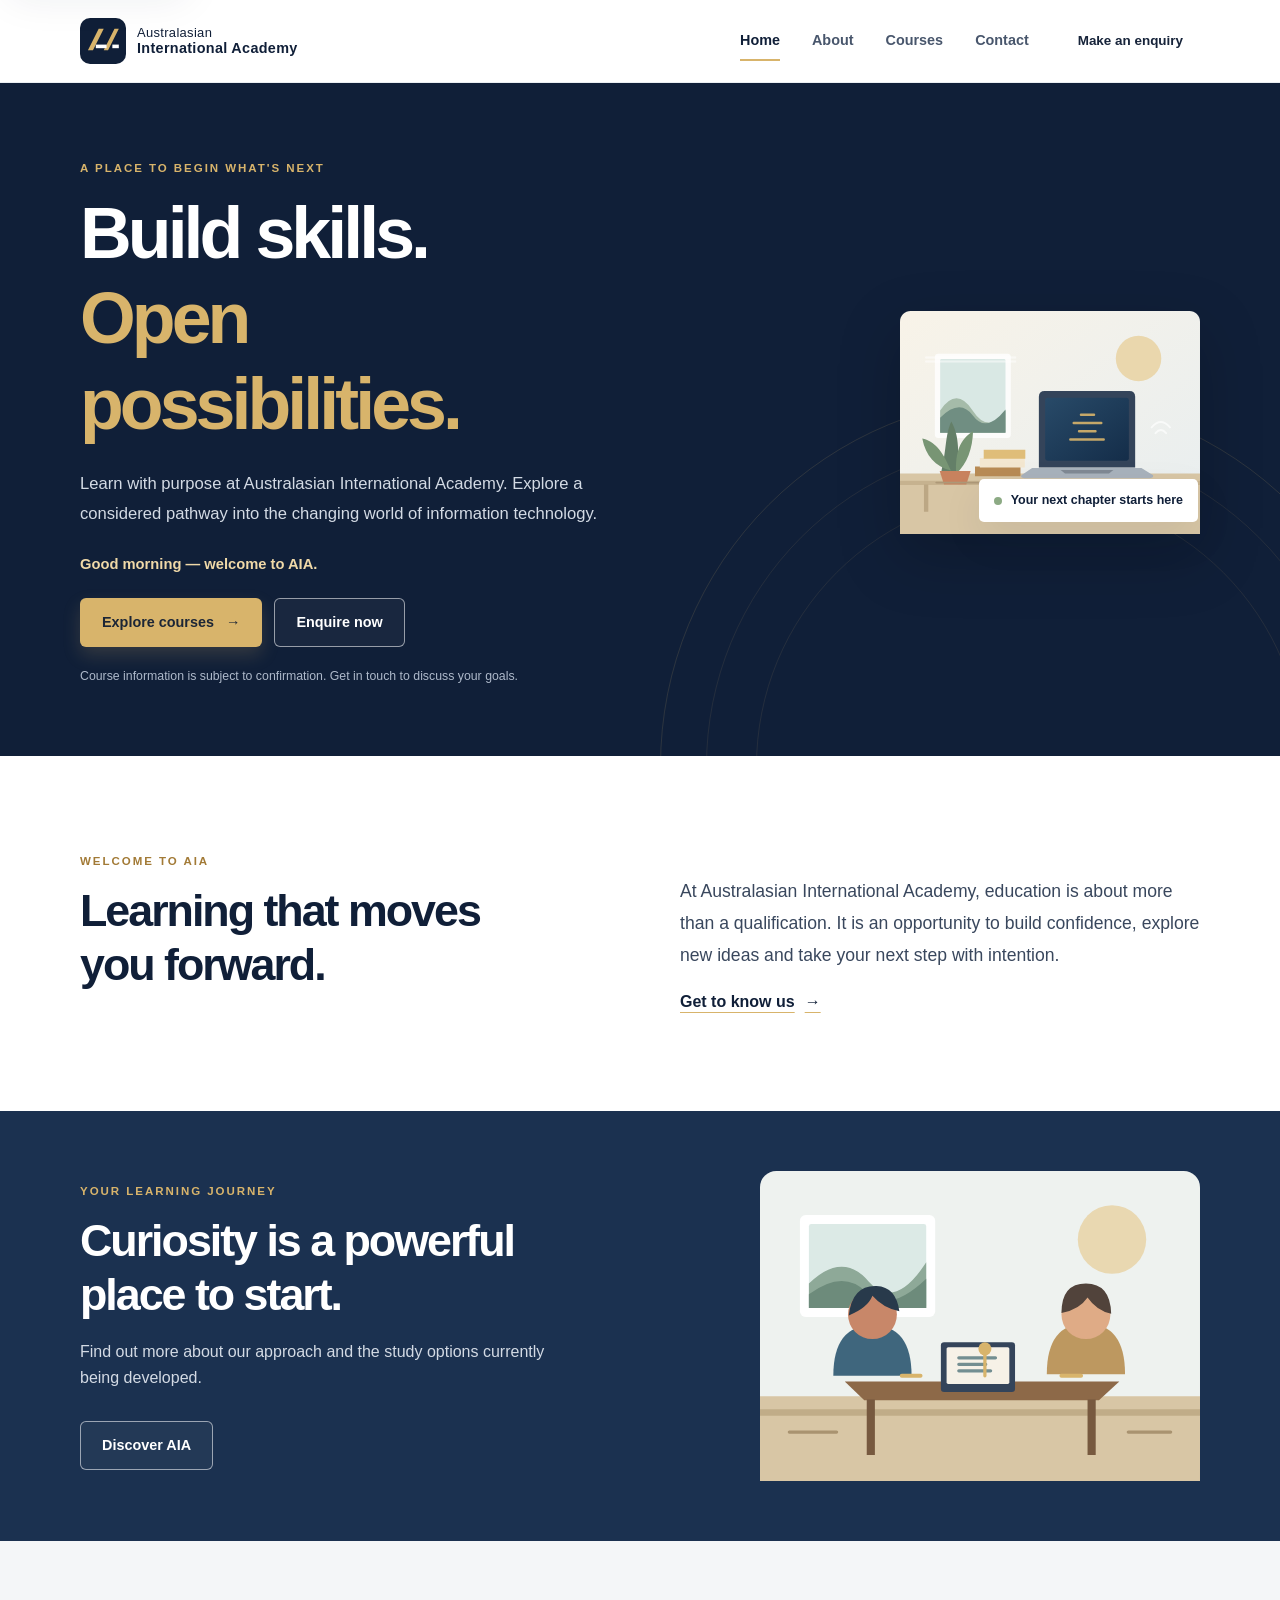
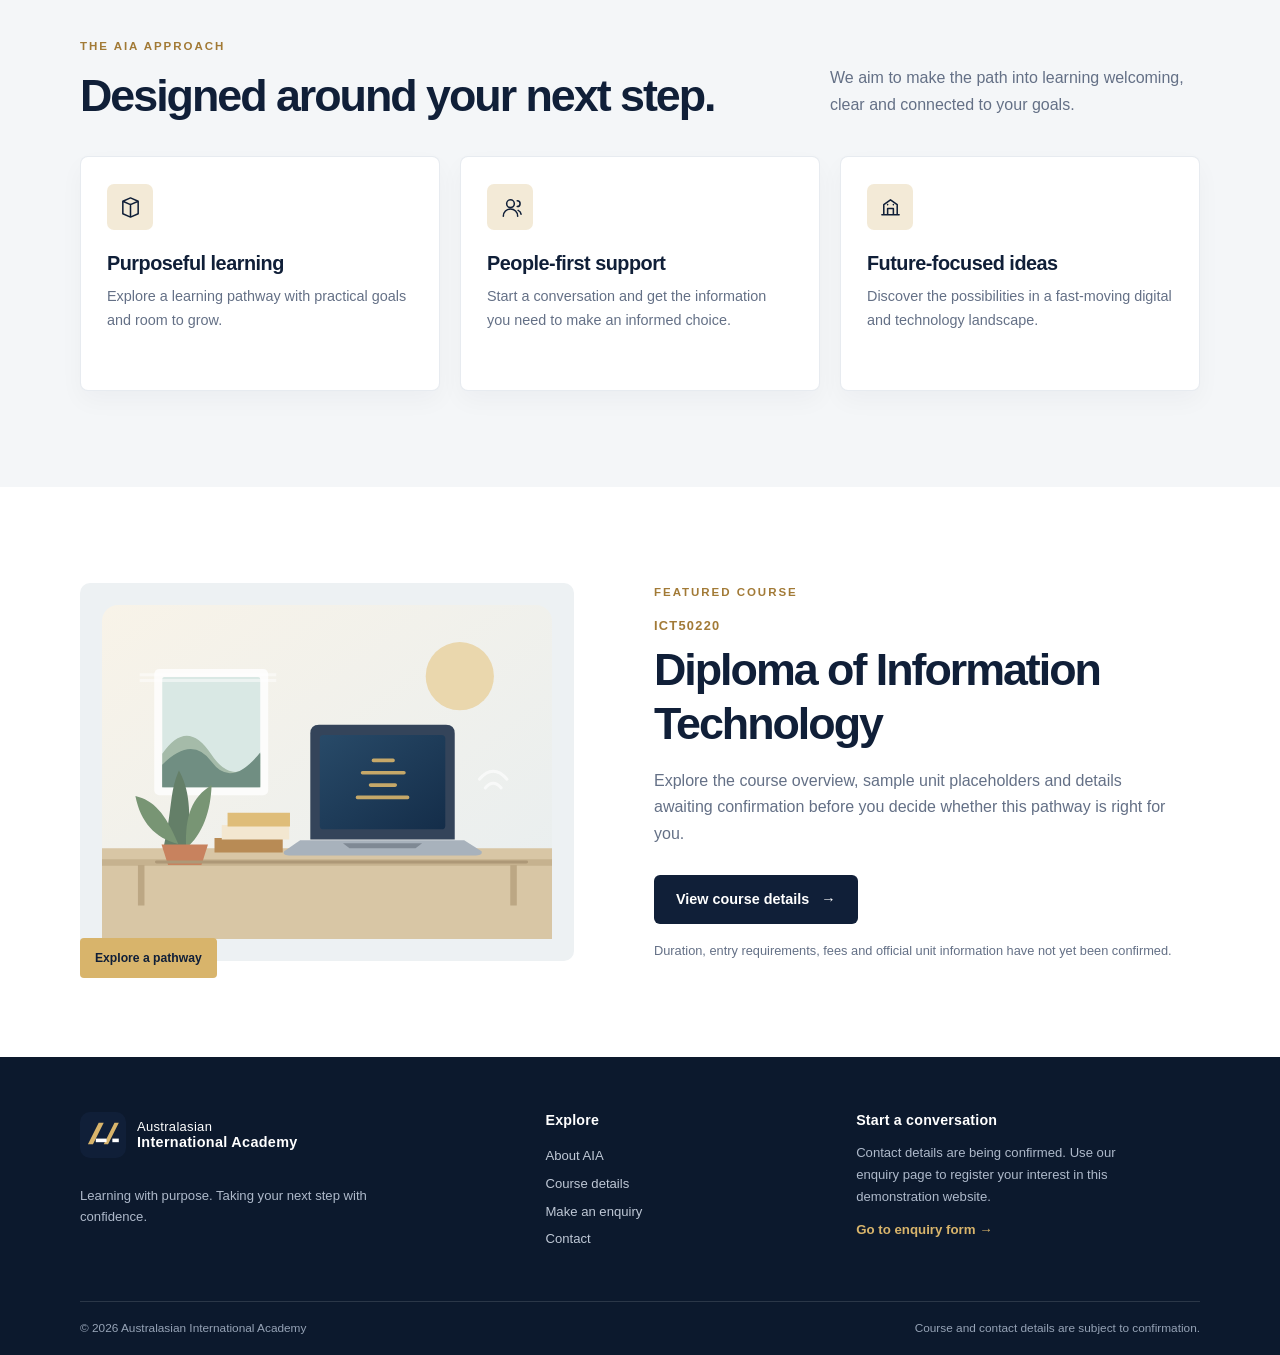
<file: index.html>
<!doctype html>
<html lang="en-AU">
<head>
  <meta charset="utf-8">
  <meta name="viewport" content="width=device-width, initial-scale=1">
  <meta http-equiv="Content-Security-Policy" content="default-src 'self'; img-src 'self' data:; style-src 'self'; script-src 'self'; connect-src 'self'; object-src 'none'; base-uri 'self'; form-action 'self'; upgrade-insecure-requests">
  <meta name="description" content="Discover Australasian International Academy, a learning-focused destination for your next step in information technology.">
  <meta name="theme-color" content="#101f38">
  <title>Australasian International Academy | Learn with purpose</title>
  <link rel="icon" href="images/aia-mark.svg" type="image/svg+xml">
  <link rel="stylesheet" href="css/style.css">
  <script src="js/script.js" defer></script>
</head>
<body>
  <a class="skip-link" href="#main-content">Skip to main content</a>
  <header class="site-header">
    <div class="container header-inner">
      <a class="brand" href="index.html" aria-label="Australasian International Academy home">
        <img src="images/aia-mark.svg" width="48" height="48" alt="">
        <span class="brand-name">Australasian <strong>International Academy</strong></span>
      </a>
      <button class="menu-toggle" type="button" aria-expanded="false" aria-controls="primary-navigation">
        <span class="sr-only">Open navigation menu</span>
        <span class="menu-icon" aria-hidden="true"></span>
      </button>
      <nav class="primary-nav" id="primary-navigation" aria-label="Main navigation">
        <a href="index.html" aria-current="page">Home</a>
        <a href="about.html">About</a>
        <a href="course.html">Courses</a>
        <a href="contact.html">Contact</a>
        <a class="button button-small nav-cta" href="enquiry.html">Make an enquiry</a>
      </nav>
    </div>
  </header>

  <main id="main-content">
    <section class="hero hero-home">
      <div class="container hero-grid">
        <div class="hero-copy">
          <p class="eyebrow eyebrow-light">A place to begin what's next</p>
          <h1>Build skills.<br><span>Open possibilities.</span></h1>
          <p class="hero-intro">Learn with purpose at Australasian International Academy. Explore a considered pathway into the changing world of information technology.</p>
          <p class="welcome-note" id="welcome-greeting" aria-live="polite">Welcome to AIA.</p>
          <div class="hero-actions">
            <a class="button button-gold" href="course.html">Explore courses <span aria-hidden="true">→</span></a>
            <a class="button button-outline-light" href="enquiry.html">Enquire now</a>
          </div>
          <p class="hero-footnote">Course information is subject to confirmation. Get in touch to discuss your goals.</p>
        </div>
        <div class="hero-art-wrap">
          <img class="hero-art" src="images/learning-space.svg" alt="Illustration of a welcoming study space with a laptop, books and a leafy plant">
          <div class="hero-art-caption"><span class="caption-dot" aria-hidden="true"></span> Your next chapter starts here</div>
        </div>
      </div>
      <div class="hero-decoration" aria-hidden="true"></div>
    </section>

    <section class="welcome-section section-pad">
      <div class="container welcome-grid">
        <div>
          <p class="eyebrow">Welcome to AIA</p>
          <h2>Learning that moves<br>you forward.</h2>
        </div>
        <div class="welcome-copy">
          <p class="lead">At Australasian International Academy, education is about more than a qualification. It is an opportunity to build confidence, explore new ideas and take your next step with intention.</p>
          <a class="text-link" href="about.html">Get to know us <span aria-hidden="true">→</span></a>
        </div>
      </div>
    </section>

    <section class="feature-band">
      <div class="container feature-band-inner">
        <div class="feature-band-copy">
          <p class="eyebrow eyebrow-light">Your learning journey</p>
          <h2>Curiosity is a powerful place to start.</h2>
          <p>Find out more about our approach and the study options currently being developed.</p>
          <a class="button button-outline-light" href="about.html">Discover AIA</a>
        </div>
        <img src="images/campus.svg" alt="Illustration of learners sharing ideas in a bright, collaborative learning space">
      </div>
    </section>

    <section class="highlights section-pad">
      <div class="container">
        <div class="section-heading">
          <div>
            <p class="eyebrow">The AIA approach</p>
            <h2>Designed around your next step.</h2>
          </div>
          <p>We aim to make the path into learning welcoming, clear and connected to your goals.</p>
        </div>
        <div class="highlight-grid">
          <article class="highlight-card">
            <span class="icon-tile" aria-hidden="true"><svg viewBox="0 0 24 24"><path d="M4 5.5 12 2l8 3.5v13L12 22l-8-3.5zM4 5.5 12 9l8-3.5M12 9v13"/></svg></span>
            <h3>Purposeful learning</h3>
            <p>Explore a learning pathway with practical goals and room to grow.</p>
          </article>
          <article class="highlight-card">
            <span class="icon-tile" aria-hidden="true"><svg viewBox="0 0 24 24"><circle cx="12" cy="8" r="4"/><path d="M4.5 21a7.5 7.5 0 0 1 15 0M19 5a3 3 0 0 1 0 6m1 4a5 5 0 0 1 3 4"/></svg></span>
            <h3>People-first support</h3>
            <p>Start a conversation and get the information you need to make an informed choice.</p>
          </article>
          <article class="highlight-card">
            <span class="icon-tile" aria-hidden="true"><svg viewBox="0 0 24 24"><path d="M3 19.5h18M5 19V9l7-5 7 5v10M9 19v-6h6v6M9 9h.01M15 9h.01"/></svg></span>
            <h3>Future-focused ideas</h3>
            <p>Discover the possibilities in a fast-moving digital and technology landscape.</p>
          </article>
        </div>
      </div>
    </section>

    <section class="popular-course section-pad">
      <div class="container course-feature">
        <div class="course-feature-art">
          <img src="images/learning-space.svg" alt="An illustrated laptop and learning materials arranged on a desk">
          <span class="art-label">Explore a pathway</span>
        </div>
        <div class="course-feature-copy">
          <p class="eyebrow">Featured course</p>
          <p class="course-code">ICT50220</p>
          <h2>Diploma of Information Technology</h2>
          <p>Explore the course overview, sample unit placeholders and details awaiting confirmation before you decide whether this pathway is right for you.</p>
          <a class="button button-navy" href="course.html">View course details <span aria-hidden="true">→</span></a>
          <p class="small-note">Duration, entry requirements, fees and official unit information have not yet been confirmed.</p>
        </div>
      </div>
    </section>
  </main>

  <footer class="site-footer">
    <div class="container footer-main">
      <div class="footer-brand">
        <a class="brand brand-footer" href="index.html">
          <img src="images/aia-mark.svg" width="44" height="44" alt="">
          <span class="brand-name">Australasian <strong>International Academy</strong></span>
        </a>
        <p>Learning with purpose. Taking your next step with confidence.</p>
      </div>
      <div class="footer-links">
        <h2>Explore</h2>
        <a href="about.html">About AIA</a>
        <a href="course.html">Course details</a>
        <a href="enquiry.html">Make an enquiry</a>
        <a href="contact.html">Contact</a>
      </div>
      <div class="footer-contact">
        <h2>Start a conversation</h2>
        <p>Contact details are being confirmed. Use our enquiry page to register your interest in this demonstration website.</p>
        <a class="footer-enquire" href="enquiry.html">Go to enquiry form <span aria-hidden="true">→</span></a>
      </div>
    </div>
    <div class="container footer-bottom">
      <p>© <span data-current-year>2026</span> Australasian International Academy</p>
      <p>Course and contact details are subject to confirmation.</p>
    </div>
  </footer>
</body>
</html>
</file>
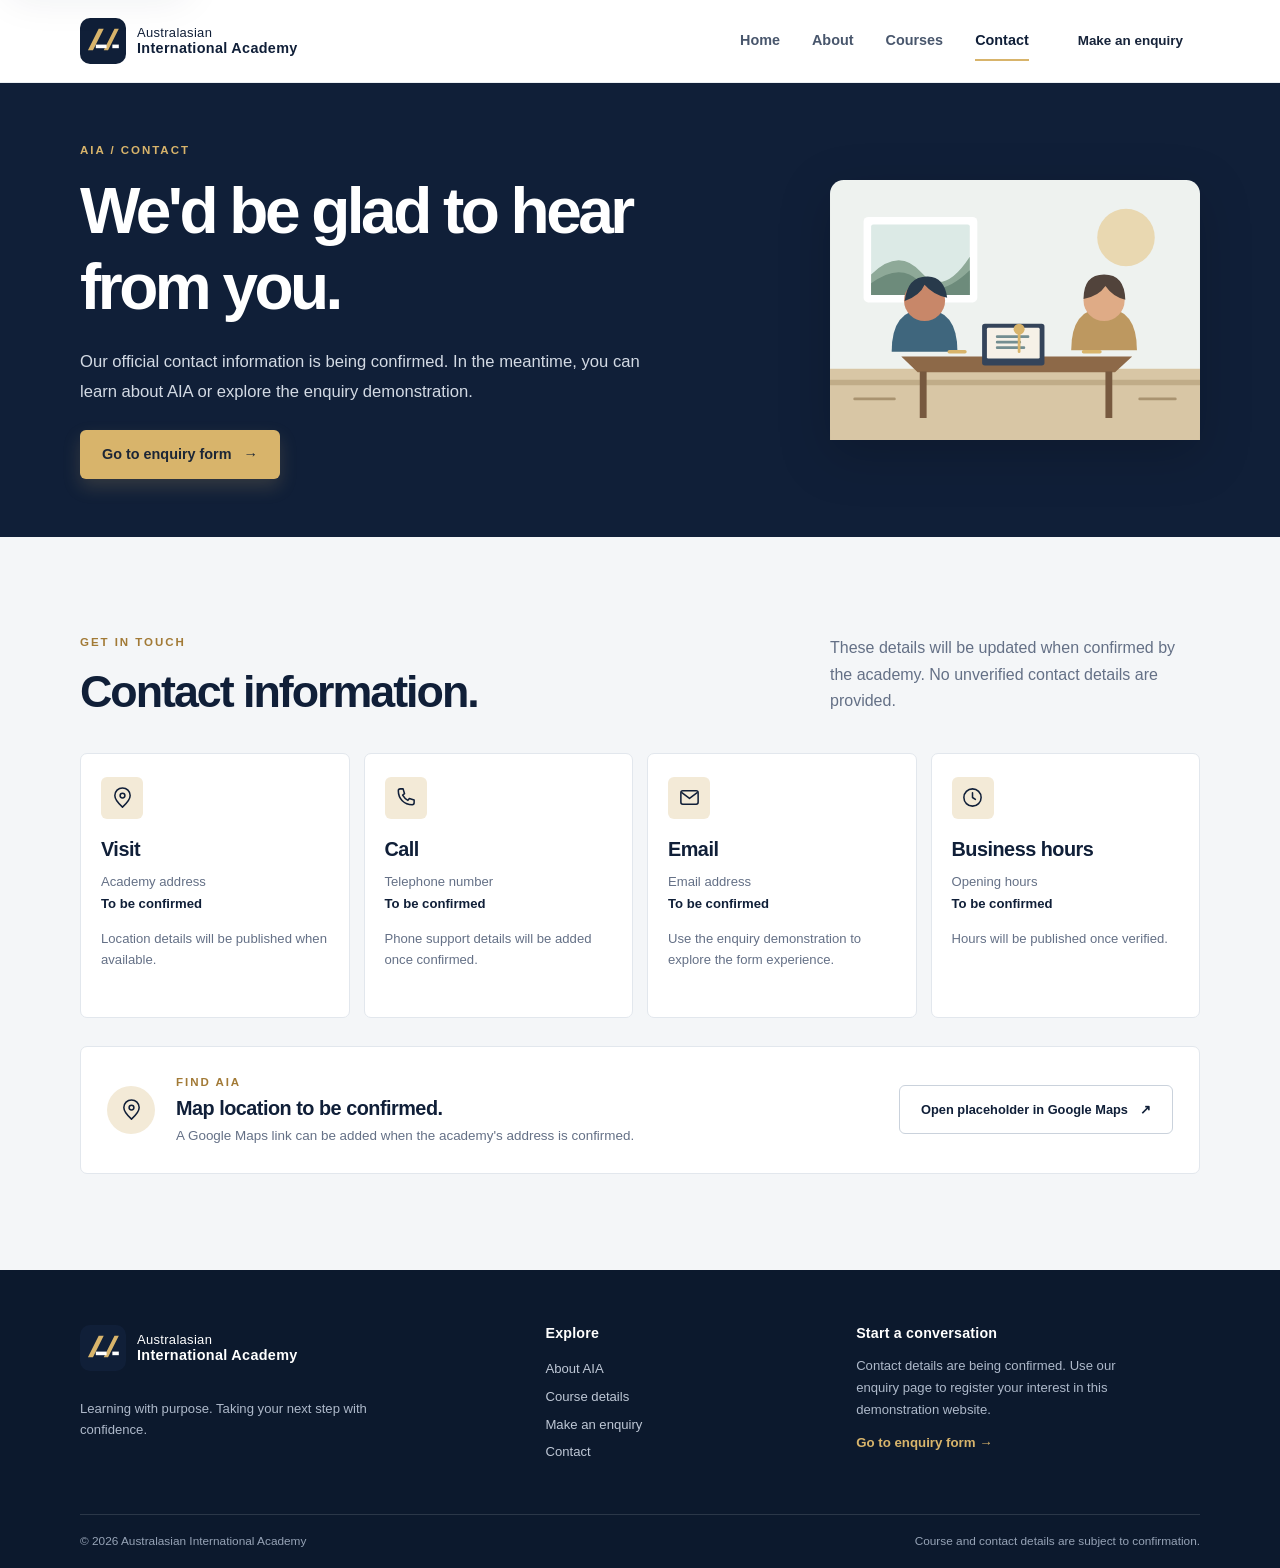
<file: contact.html>
<!doctype html>
<html lang="en-AU">
<head>
  <meta charset="utf-8">
  <meta name="viewport" content="width=device-width, initial-scale=1">
  <meta http-equiv="Content-Security-Policy" content="default-src 'self'; img-src 'self' data:; style-src 'self'; script-src 'self'; connect-src 'self'; object-src 'none'; base-uri 'self'; form-action 'self'; upgrade-insecure-requests">
  <meta name="description" content="Find Australasian International Academy contact information. Address, phone, email and business hours are awaiting confirmation.">
  <meta name="theme-color" content="#101f38">
  <title>Contact AIA | Australasian International Academy</title>
  <link rel="icon" href="images/aia-mark.svg" type="image/svg+xml">
  <link rel="stylesheet" href="css/style.css">
  <script src="js/script.js" defer></script>
</head>
<body>
  <a class="skip-link" href="#main-content">Skip to main content</a>
  <header class="site-header">
    <div class="container header-inner">
      <a class="brand" href="index.html" aria-label="Australasian International Academy home"><img src="images/aia-mark.svg" width="48" height="48" alt=""><span class="brand-name">Australasian <strong>International Academy</strong></span></a>
      <button class="menu-toggle" type="button" aria-expanded="false" aria-controls="primary-navigation"><span class="sr-only">Open navigation menu</span><span class="menu-icon" aria-hidden="true"></span></button>
      <nav class="primary-nav" id="primary-navigation" aria-label="Main navigation">
        <a href="index.html">Home</a><a href="about.html">About</a><a href="course.html">Courses</a><a href="contact.html" aria-current="page">Contact</a><a class="button button-small nav-cta" href="enquiry.html">Make an enquiry</a>
      </nav>
    </div>
  </header>
  <main id="main-content">
    <section class="page-hero contact-hero">
      <div class="container page-hero-grid">
        <div><p class="eyebrow eyebrow-light">AIA / Contact</p><h1>We'd be glad to hear from you.</h1><p class="hero-intro">Our official contact information is being confirmed. In the meantime, you can learn about AIA or explore the enquiry demonstration.</p><a class="button button-gold" href="enquiry.html">Go to enquiry form <span aria-hidden="true">→</span></a></div>
        <div class="page-hero-art"><img src="images/campus.svg" alt="Illustration of a welcoming academy space with learners connecting"></div>
      </div>
    </section>
    <section class="section-pad contact-section">
      <div class="container">
        <div class="section-heading"><div><p class="eyebrow">Get in touch</p><h2>Contact information.</h2></div><p>These details will be updated when confirmed by the academy. No unverified contact details are provided.</p></div>
        <div class="contact-grid">
          <article class="contact-card"><span class="contact-icon" aria-hidden="true"><svg viewBox="0 0 24 24"><path d="M20 10c0 5-8 12-8 12S4 15 4 10a8 8 0 1 1 16 0Z"/><circle cx="12" cy="10" r="2.5"/></svg></span><h3>Visit</h3><p class="contact-placeholder">Academy address<br><strong>To be confirmed</strong></p><p>Location details will be published when available.</p></article>
          <article class="contact-card"><span class="contact-icon" aria-hidden="true"><svg viewBox="0 0 24 24"><path d="M6.5 3h3l1.5 5-2 1.5a15 15 0 0 0 5.5 5.5l1.5-2 5 1.5v3c0 1.1-.9 2-2 2C10.7 19.5 4.5 13.3 4.5 5c0-1.1.9-2 2-2Z"/></svg></span><h3>Call</h3><p class="contact-placeholder">Telephone number<br><strong>To be confirmed</strong></p><p>Phone support details will be added once confirmed.</p></article>
          <article class="contact-card"><span class="contact-icon" aria-hidden="true"><svg viewBox="0 0 24 24"><rect x="3" y="5" width="18" height="14" rx="2"/><path d="m4 7 8 6 8-6"/></svg></span><h3>Email</h3><p class="contact-placeholder">Email address<br><strong>To be confirmed</strong></p><p>Use the enquiry demonstration to explore the form experience.</p></article>
          <article class="contact-card"><span class="contact-icon" aria-hidden="true"><svg viewBox="0 0 24 24"><circle cx="12" cy="12" r="9"/><path d="M12 7v5l3 2"/></svg></span><h3>Business hours</h3><p class="contact-placeholder">Opening hours<br><strong>To be confirmed</strong></p><p>Hours will be published once verified.</p></article>
        </div>
        <div class="map-placeholder">
          <div class="map-symbol" aria-hidden="true"><svg viewBox="0 0 24 24"><path d="M20 10c0 5-8 12-8 12S4 15 4 10a8 8 0 1 1 16 0Z"/><circle cx="12" cy="10" r="2.5"/></svg></div>
          <div><p class="eyebrow">Find AIA</p><h3>Map location to be confirmed.</h3><p>A Google Maps link can be added when the academy's address is confirmed.</p></div>
          <a class="button button-outline-dark" href="https://www.google.com/maps/search/?api=1&amp;query=ADDRESS+TO+BE+CONFIRMED" target="_blank" rel="noopener noreferrer">Open placeholder in Google Maps <span aria-hidden="true">↗</span></a>
        </div>
      </div>
    </section>
  </main>
  <footer class="site-footer">
    <div class="container footer-main">
      <div class="footer-brand"><a class="brand brand-footer" href="index.html"><img src="images/aia-mark.svg" width="44" height="44" alt=""><span class="brand-name">Australasian <strong>International Academy</strong></span></a><p>Learning with purpose. Taking your next step with confidence.</p></div>
      <div class="footer-links"><h2>Explore</h2><a href="about.html">About AIA</a><a href="course.html">Course details</a><a href="enquiry.html">Make an enquiry</a><a href="contact.html">Contact</a></div>
      <div class="footer-contact"><h2>Start a conversation</h2><p>Contact details are being confirmed. Use our enquiry page to register your interest in this demonstration website.</p><a class="footer-enquire" href="enquiry.html">Go to enquiry form <span aria-hidden="true">→</span></a></div>
    </div>
    <div class="container footer-bottom"><p>© <span data-current-year>2026</span> Australasian International Academy</p><p>Course and contact details are subject to confirmation.</p></div>
  </footer>
</body>
</html>
</file>
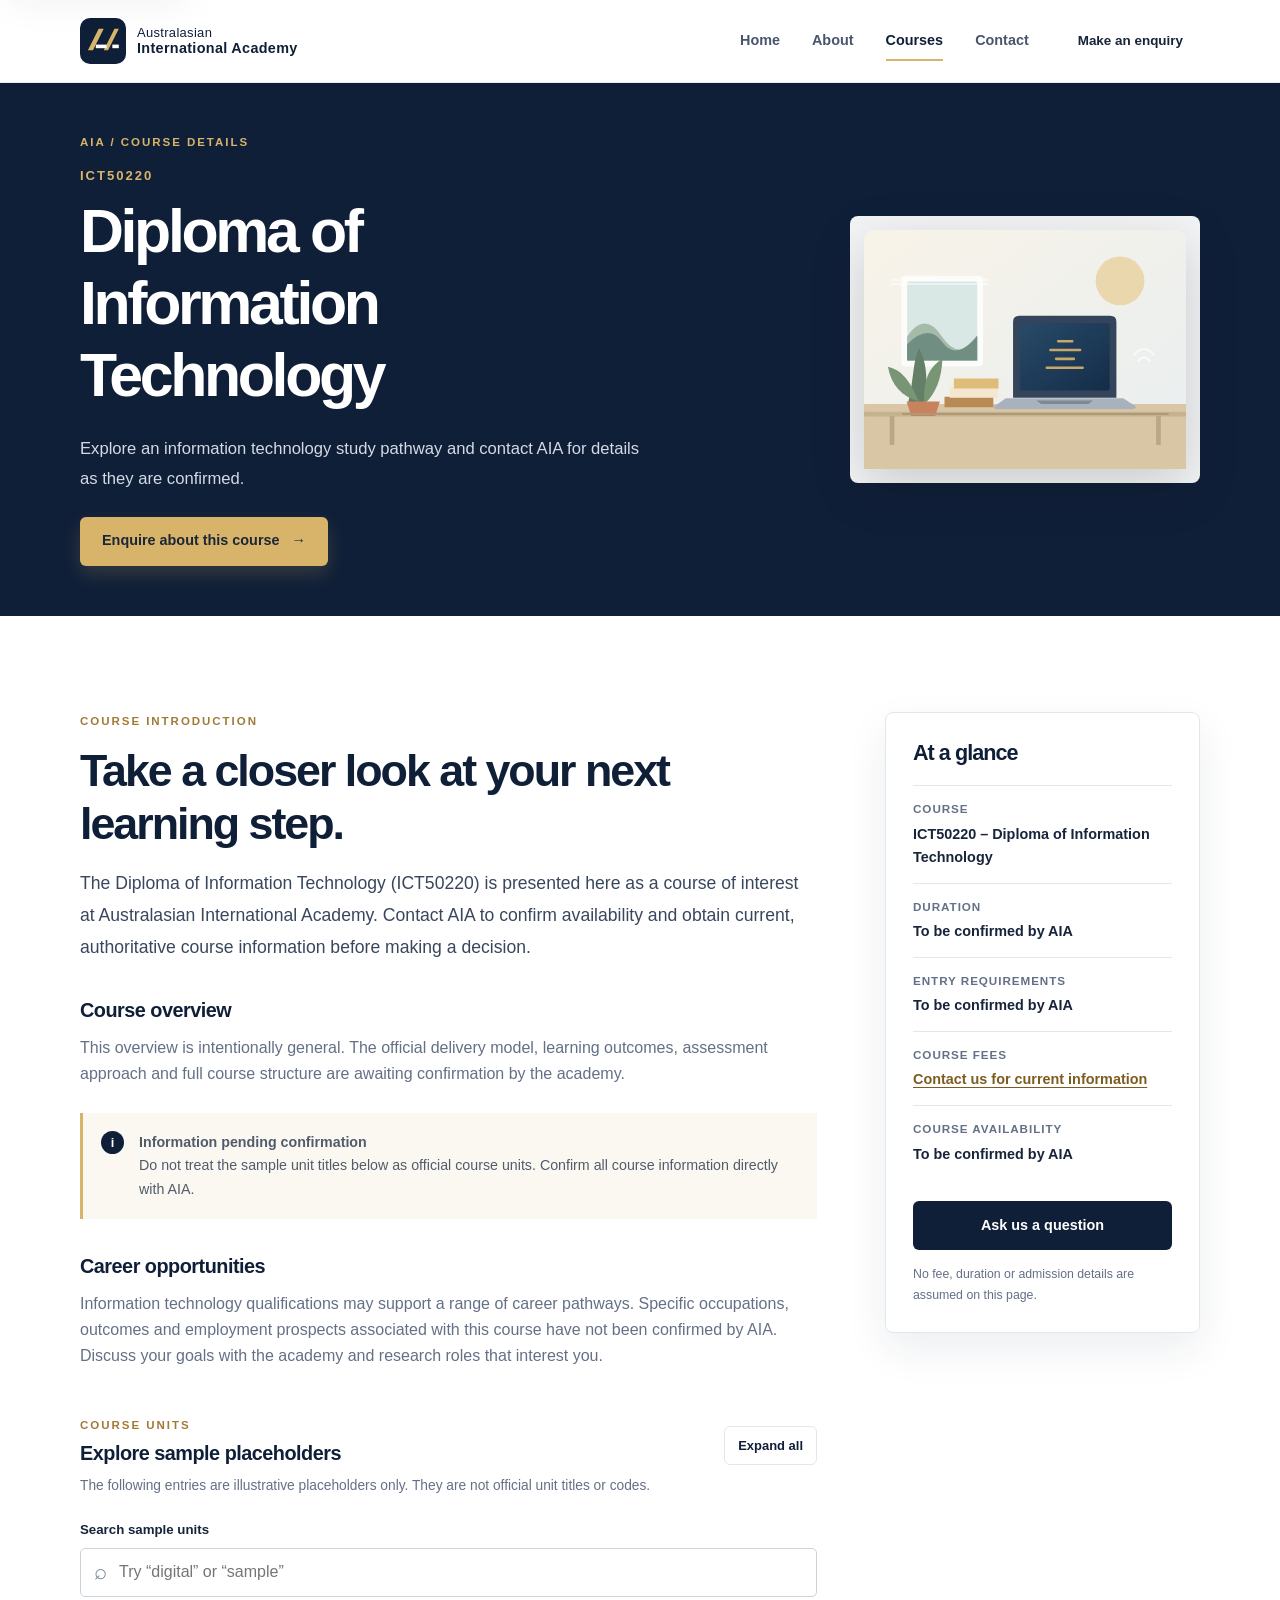
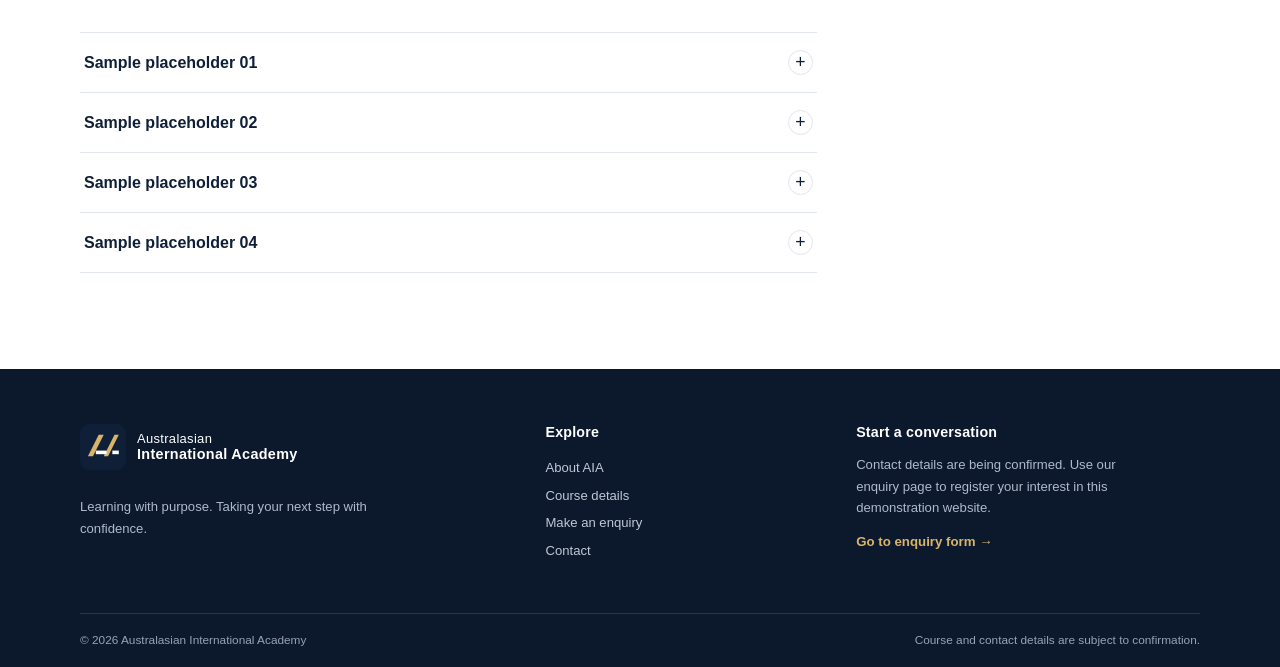
<file: course.html>
<!doctype html>
<html lang="en-AU">
<head>
  <meta charset="utf-8">
  <meta name="viewport" content="width=device-width, initial-scale=1">
  <meta http-equiv="Content-Security-Policy" content="default-src 'self'; img-src 'self' data:; style-src 'self'; script-src 'self'; connect-src 'self'; object-src 'none'; base-uri 'self'; form-action 'self'; upgrade-insecure-requests">
  <meta name="description" content="Explore the ICT50220 Diploma of Information Technology course overview and clearly labelled information awaiting confirmation.">
  <meta name="theme-color" content="#101f38">
  <title>Diploma of Information Technology | AIA</title>
  <link rel="icon" href="images/aia-mark.svg" type="image/svg+xml">
  <link rel="stylesheet" href="css/style.css">
  <script src="js/script.js" defer></script>
</head>
<body>
  <a class="skip-link" href="#main-content">Skip to main content</a>
  <header class="site-header">
    <div class="container header-inner">
      <a class="brand" href="index.html" aria-label="Australasian International Academy home"><img src="images/aia-mark.svg" width="48" height="48" alt=""><span class="brand-name">Australasian <strong>International Academy</strong></span></a>
      <button class="menu-toggle" type="button" aria-expanded="false" aria-controls="primary-navigation"><span class="sr-only">Open navigation menu</span><span class="menu-icon" aria-hidden="true"></span></button>
      <nav class="primary-nav" id="primary-navigation" aria-label="Main navigation">
        <a href="index.html">Home</a><a href="about.html">About</a><a href="course.html" aria-current="page">Courses</a><a href="contact.html">Contact</a><a class="button button-small nav-cta" href="enquiry.html">Make an enquiry</a>
      </nav>
    </div>
  </header>
  <main id="main-content">
    <section class="page-hero course-hero">
      <div class="container page-hero-grid">
        <div><p class="eyebrow eyebrow-light">AIA / Course details</p><p class="hero-course-code">ICT50220</p><h1>Diploma of Information Technology</h1><p class="hero-intro">Explore an information technology study pathway and contact AIA for details as they are confirmed.</p><a class="button button-gold" href="enquiry.html">Enquire about this course <span aria-hidden="true">→</span></a></div>
        <div class="page-hero-art course-art"><img src="images/learning-space.svg" alt="Illustration of a laptop and books representing information technology study"></div>
      </div>
    </section>
    <section class="section-pad">
      <div class="container course-layout">
        <div class="course-main">
          <p class="eyebrow">Course introduction</p>
          <h2>Take a closer look at your next learning step.</h2>
          <p class="lead">The Diploma of Information Technology (ICT50220) is presented here as a course of interest at Australasian International Academy. Contact AIA to confirm availability and obtain current, authoritative course information before making a decision.</p>
          <h3>Course overview</h3>
          <p>This overview is intentionally general. The official delivery model, learning outcomes, assessment approach and full course structure are awaiting confirmation by the academy.</p>
          <div class="notice-box"><span class="notice-icon" aria-hidden="true">i</span><p><strong>Information pending confirmation</strong><br>Do not treat the sample unit titles below as official course units. Confirm all course information directly with AIA.</p></div>
          <h3>Career opportunities</h3>
          <p>Information technology qualifications may support a range of career pathways. Specific occupations, outcomes and employment prospects associated with this course have not been confirmed by AIA. Discuss your goals with the academy and research roles that interest you.</p>
          <div class="units-heading">
            <div><p class="eyebrow">Course units</p><h3>Explore sample placeholders</h3></div>
            <div class="unit-controls"><button class="button button-control" type="button" data-expand-all aria-expanded="false">Expand all</button></div>
          </div>
          <p class="unit-disclaimer">The following entries are illustrative placeholders only. They are not official unit titles or codes.</p>
          <label class="search-label" for="unit-search">Search sample units</label>
          <div class="search-wrap"><span aria-hidden="true">⌕</span><input id="unit-search" type="search" placeholder="Try “digital” or “sample”" autocomplete="off"></div>
          <p class="search-status" id="unit-search-status" aria-live="polite"></p>
          <div class="unit-list" id="unit-list">
            <article class="unit-item">
              <h4><button class="unit-toggle" type="button" aria-expanded="false" aria-controls="unit-panel-1"><span>Sample placeholder 01</span><span class="unit-toggle-icon" aria-hidden="true">+</span></button></h4>
              <div class="unit-panel" id="unit-panel-1" hidden><p><strong>Sample topic:</strong> Digital foundations. This illustrative description is not official course information.</p></div>
            </article>
            <article class="unit-item">
              <h4><button class="unit-toggle" type="button" aria-expanded="false" aria-controls="unit-panel-2"><span>Sample placeholder 02</span><span class="unit-toggle-icon" aria-hidden="true">+</span></button></h4>
              <div class="unit-panel" id="unit-panel-2" hidden><p><strong>Sample topic:</strong> Technology problem-solving. This illustrative description is not official course information.</p></div>
            </article>
            <article class="unit-item">
              <h4><button class="unit-toggle" type="button" aria-expanded="false" aria-controls="unit-panel-3"><span>Sample placeholder 03</span><span class="unit-toggle-icon" aria-hidden="true">+</span></button></h4>
              <div class="unit-panel" id="unit-panel-3" hidden><p><strong>Sample topic:</strong> Digital collaboration. This illustrative description is not official course information.</p></div>
            </article>
            <article class="unit-item">
              <h4><button class="unit-toggle" type="button" aria-expanded="false" aria-controls="unit-panel-4"><span>Sample placeholder 04</span><span class="unit-toggle-icon" aria-hidden="true">+</span></button></h4>
              <div class="unit-panel" id="unit-panel-4" hidden><p><strong>Sample topic:</strong> Technology in the workplace. This illustrative description is not official course information.</p></div>
            </article>
          </div>
          <p class="no-results" id="unit-no-results" hidden>No sample placeholders match your search. Try another word.</p>
        </div>
        <aside class="course-sidebar" aria-label="Course facts">
          <h2>At a glance</h2>
          <dl class="course-facts">
            <div><dt>Course</dt><dd>ICT50220 – Diploma of Information Technology</dd></div>
            <div><dt>Duration</dt><dd>To be confirmed by AIA</dd></div>
            <div><dt>Entry requirements</dt><dd>To be confirmed by AIA</dd></div>
            <div><dt>Course fees</dt><dd><a href="enquiry.html">Contact us for current information</a></dd></div>
            <div><dt>Course availability</dt><dd>To be confirmed by AIA</dd></div>
          </dl>
          <a class="button button-navy button-full" href="enquiry.html">Ask us a question</a>
          <p class="sidebar-note">No fee, duration or admission details are assumed on this page.</p>
        </aside>
      </div>
    </section>
  </main>
  <footer class="site-footer">
    <div class="container footer-main">
      <div class="footer-brand"><a class="brand brand-footer" href="index.html"><img src="images/aia-mark.svg" width="44" height="44" alt=""><span class="brand-name">Australasian <strong>International Academy</strong></span></a><p>Learning with purpose. Taking your next step with confidence.</p></div>
      <div class="footer-links"><h2>Explore</h2><a href="about.html">About AIA</a><a href="course.html">Course details</a><a href="enquiry.html">Make an enquiry</a><a href="contact.html">Contact</a></div>
      <div class="footer-contact"><h2>Start a conversation</h2><p>Contact details are being confirmed. Use our enquiry page to register your interest in this demonstration website.</p><a class="footer-enquire" href="enquiry.html">Go to enquiry form <span aria-hidden="true">→</span></a></div>
    </div>
    <div class="container footer-bottom"><p>© <span data-current-year>2026</span> Australasian International Academy</p><p>Course and contact details are subject to confirmation.</p></div>
  </footer>
</body>
</html>
</file>
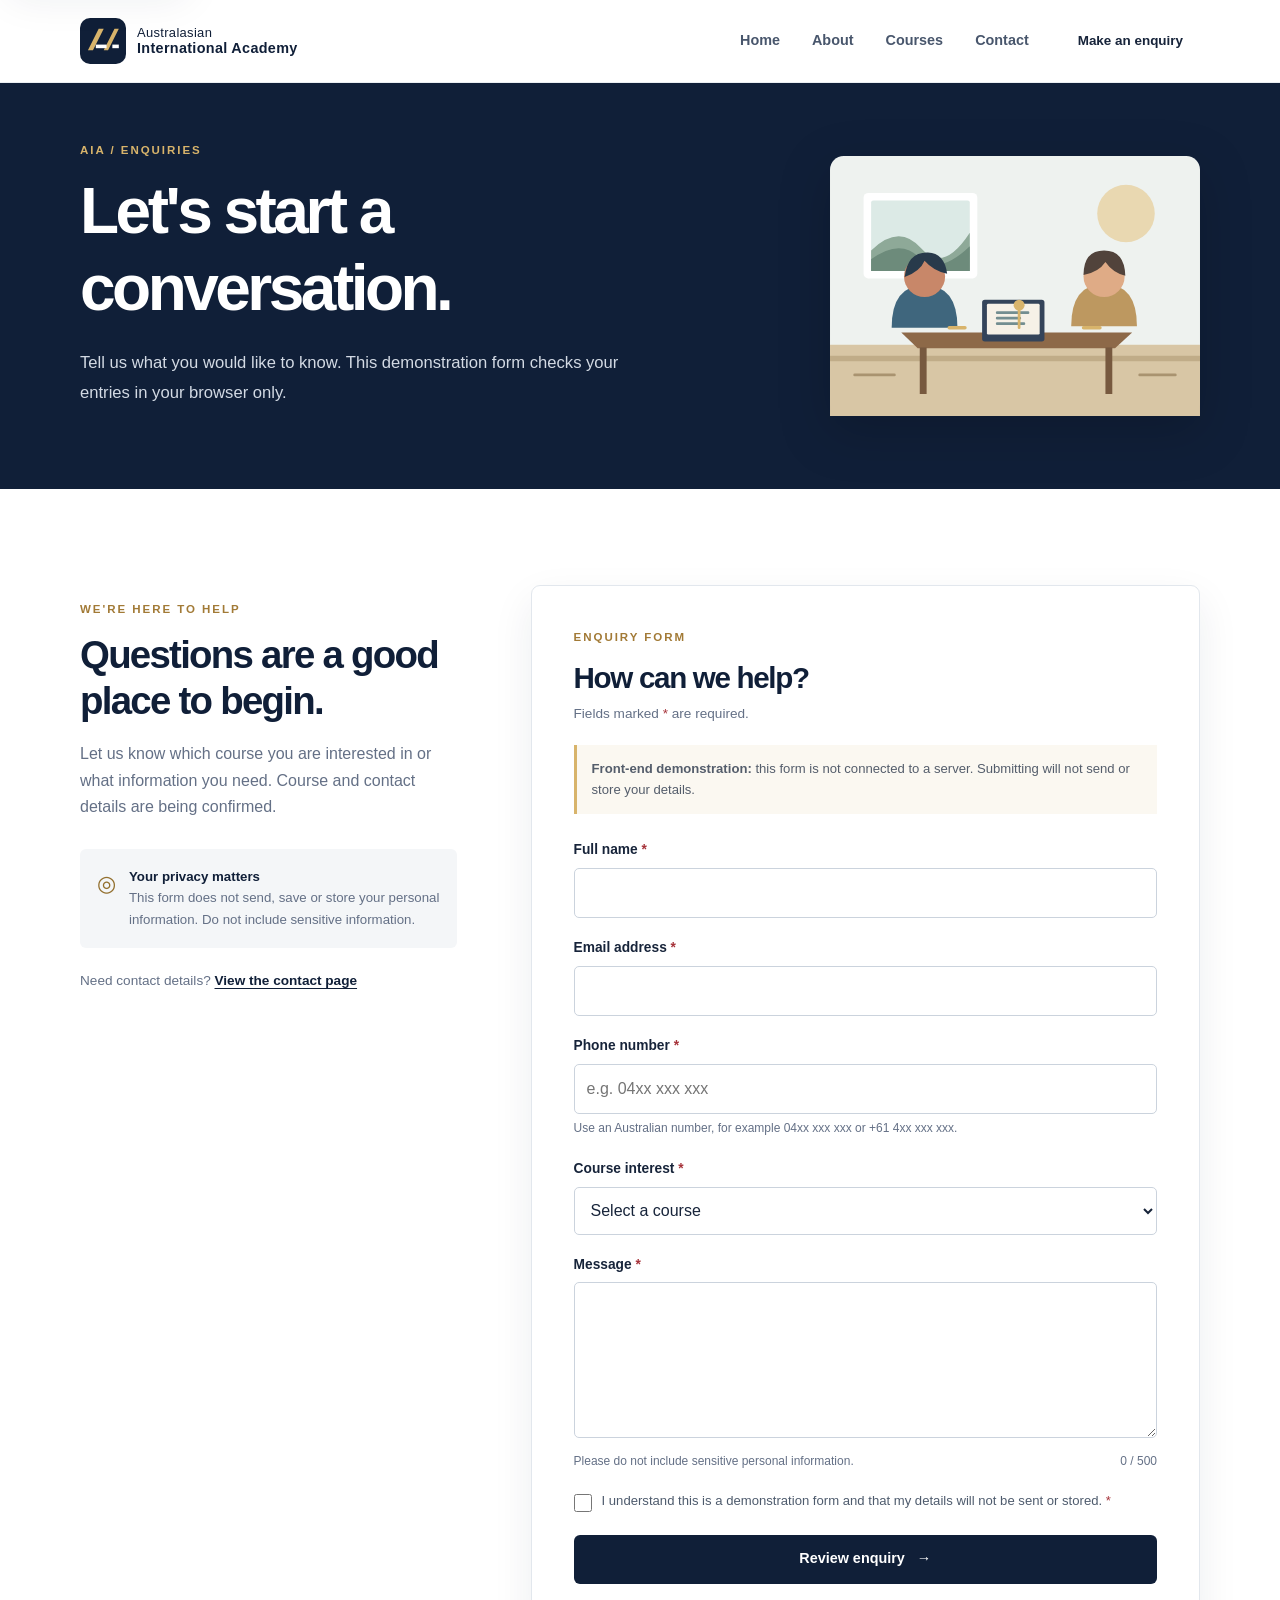
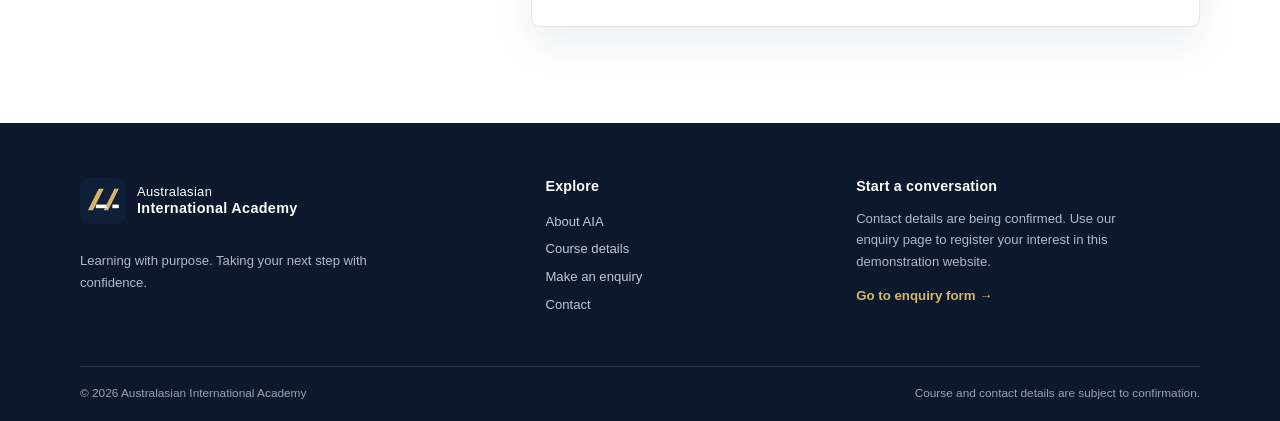
<file: enquiry.html>
<!doctype html>
<html lang="en-AU">
<head>
  <meta charset="utf-8">
  <meta name="viewport" content="width=device-width, initial-scale=1">
  <meta http-equiv="Content-Security-Policy" content="default-src 'self'; img-src 'self' data:; style-src 'self'; script-src 'self'; connect-src 'self'; object-src 'none'; base-uri 'self'; form-action 'self'; upgrade-insecure-requests">
  <meta name="description" content="Register your interest using the AIA enquiry form. This front-end demonstration does not send or store your details.">
  <meta name="theme-color" content="#101f38">
  <title>Make an Enquiry | Australasian International Academy</title>
  <link rel="icon" href="images/aia-mark.svg" type="image/svg+xml">
  <link rel="stylesheet" href="css/style.css">
  <script src="js/script.js" defer></script>
</head>
<body>
  <a class="skip-link" href="#main-content">Skip to main content</a>
  <header class="site-header">
    <div class="container header-inner">
      <a class="brand" href="index.html" aria-label="Australasian International Academy home"><img src="images/aia-mark.svg" width="48" height="48" alt=""><span class="brand-name">Australasian <strong>International Academy</strong></span></a>
      <button class="menu-toggle" type="button" aria-expanded="false" aria-controls="primary-navigation"><span class="sr-only">Open navigation menu</span><span class="menu-icon" aria-hidden="true"></span></button>
      <nav class="primary-nav" id="primary-navigation" aria-label="Main navigation">
        <a href="index.html">Home</a><a href="about.html">About</a><a href="course.html">Courses</a><a href="contact.html">Contact</a><a class="button button-small nav-cta" href="enquiry.html" aria-current="page">Make an enquiry</a>
      </nav>
    </div>
  </header>
  <main id="main-content">
    <section class="page-hero enquiry-hero">
      <div class="container page-hero-grid">
        <div><p class="eyebrow eyebrow-light">AIA / Enquiries</p><h1>Let's start a conversation.</h1><p class="hero-intro">Tell us what you would like to know. This demonstration form checks your entries in your browser only.</p></div>
        <div class="page-hero-art"><img src="images/campus.svg" alt="Illustration of learners talking together in a welcoming classroom"></div>
      </div>
    </section>
    <section class="section-pad enquiry-section">
      <div class="container enquiry-layout">
        <div class="enquiry-aside">
          <p class="eyebrow">We're here to help</p>
          <h2>Questions are a good place to begin.</h2>
          <p>Let us know which course you are interested in or what information you need. Course and contact details are being confirmed.</p>
          <div class="privacy-note"><span aria-hidden="true">◎</span><p><strong>Your privacy matters</strong><br>This form does not send, save or store your personal information. Do not include sensitive information.</p></div>
          <p class="aside-link">Need contact details? <a href="contact.html">View the contact page</a></p>
        </div>
        <div class="form-card">
          <div class="form-intro"><p class="eyebrow">Enquiry form</p><h2>How can we help?</h2><p>Fields marked <span aria-hidden="true">*</span> are required.</p></div>
          <div class="demo-alert" role="note"><strong>Front-end demonstration:</strong> this form is not connected to a server. Submitting will not send or store your details.</div>
          <form id="enquiry-form" novalidate>
            <div class="form-field">
              <label for="full-name">Full name <span aria-hidden="true">*</span></label>
              <input id="full-name" name="fullName" type="text" autocomplete="name" maxlength="100" required aria-describedby="full-name-error">
              <span class="field-error" id="full-name-error"></span>
            </div>
            <div class="form-field">
              <label for="email">Email address <span aria-hidden="true">*</span></label>
              <input id="email" name="email" type="email" autocomplete="email" maxlength="254" required aria-describedby="email-error">
              <span class="field-error" id="email-error"></span>
            </div>
            <div class="form-field">
              <label for="phone">Phone number <span aria-hidden="true">*</span></label>
              <input id="phone" name="phone" type="tel" autocomplete="tel" inputmode="tel" maxlength="25" placeholder="e.g. 04xx xxx xxx" required aria-describedby="phone-help phone-error">
              <span class="field-help" id="phone-help">Use an Australian number, for example 04xx xxx xxx or +61 4xx xxx xxx.</span>
              <span class="field-error" id="phone-error"></span>
            </div>
            <div class="form-field">
              <label for="course-interest">Course interest <span aria-hidden="true">*</span></label>
              <select id="course-interest" name="courseInterest" required aria-describedby="course-interest-error">
                <option value="">Select a course</option>
                <option value="ict50220">ICT50220 – Diploma of Information Technology</option>
                <option value="other">Another course / general enquiry</option>
              </select>
              <span class="field-error" id="course-interest-error"></span>
            </div>
            <div class="form-field">
              <label for="message">Message <span aria-hidden="true">*</span></label>
              <textarea id="message" name="message" rows="5" maxlength="500" required aria-describedby="message-help message-error"></textarea>
              <div class="message-meta"><span class="field-help" id="message-help">Please do not include sensitive personal information.</span><span id="character-count" aria-live="polite">0 / 500</span></div>
              <span class="field-error" id="message-error"></span>
            </div>
            <div class="honeypot" aria-hidden="true">
              <label for="website">Leave this field empty</label>
              <input id="website" name="website" type="text" tabindex="-1" autocomplete="off">
            </div>
            <div class="consent-field">
              <input id="consent" name="consent" type="checkbox" required aria-describedby="consent-error">
              <label for="consent">I understand this is a demonstration form and that my details will not be sent or stored. <span aria-hidden="true">*</span></label>
            </div>
            <span class="field-error consent-error" id="consent-error"></span>
            <button class="button button-navy submit-button" type="submit">Review enquiry <span aria-hidden="true">→</span></button>
            <p class="form-result" id="form-result" role="status" aria-live="polite" tabindex="-1"></p>
          </form>
        </div>
      </div>
    </section>
  </main>
  <footer class="site-footer">
    <div class="container footer-main">
      <div class="footer-brand"><a class="brand brand-footer" href="index.html"><img src="images/aia-mark.svg" width="44" height="44" alt=""><span class="brand-name">Australasian <strong>International Academy</strong></span></a><p>Learning with purpose. Taking your next step with confidence.</p></div>
      <div class="footer-links"><h2>Explore</h2><a href="about.html">About AIA</a><a href="course.html">Course details</a><a href="enquiry.html">Make an enquiry</a><a href="contact.html">Contact</a></div>
      <div class="footer-contact"><h2>Start a conversation</h2><p>Contact details are being confirmed. Use our enquiry page to register your interest in this demonstration website.</p><a class="footer-enquire" href="enquiry.html">Go to enquiry form <span aria-hidden="true">→</span></a></div>
    </div>
    <div class="container footer-bottom"><p>© <span data-current-year>2026</span> Australasian International Academy</p><p>Course and contact details are subject to confirmation.</p></div>
  </footer>
</body>
</html>
</file>
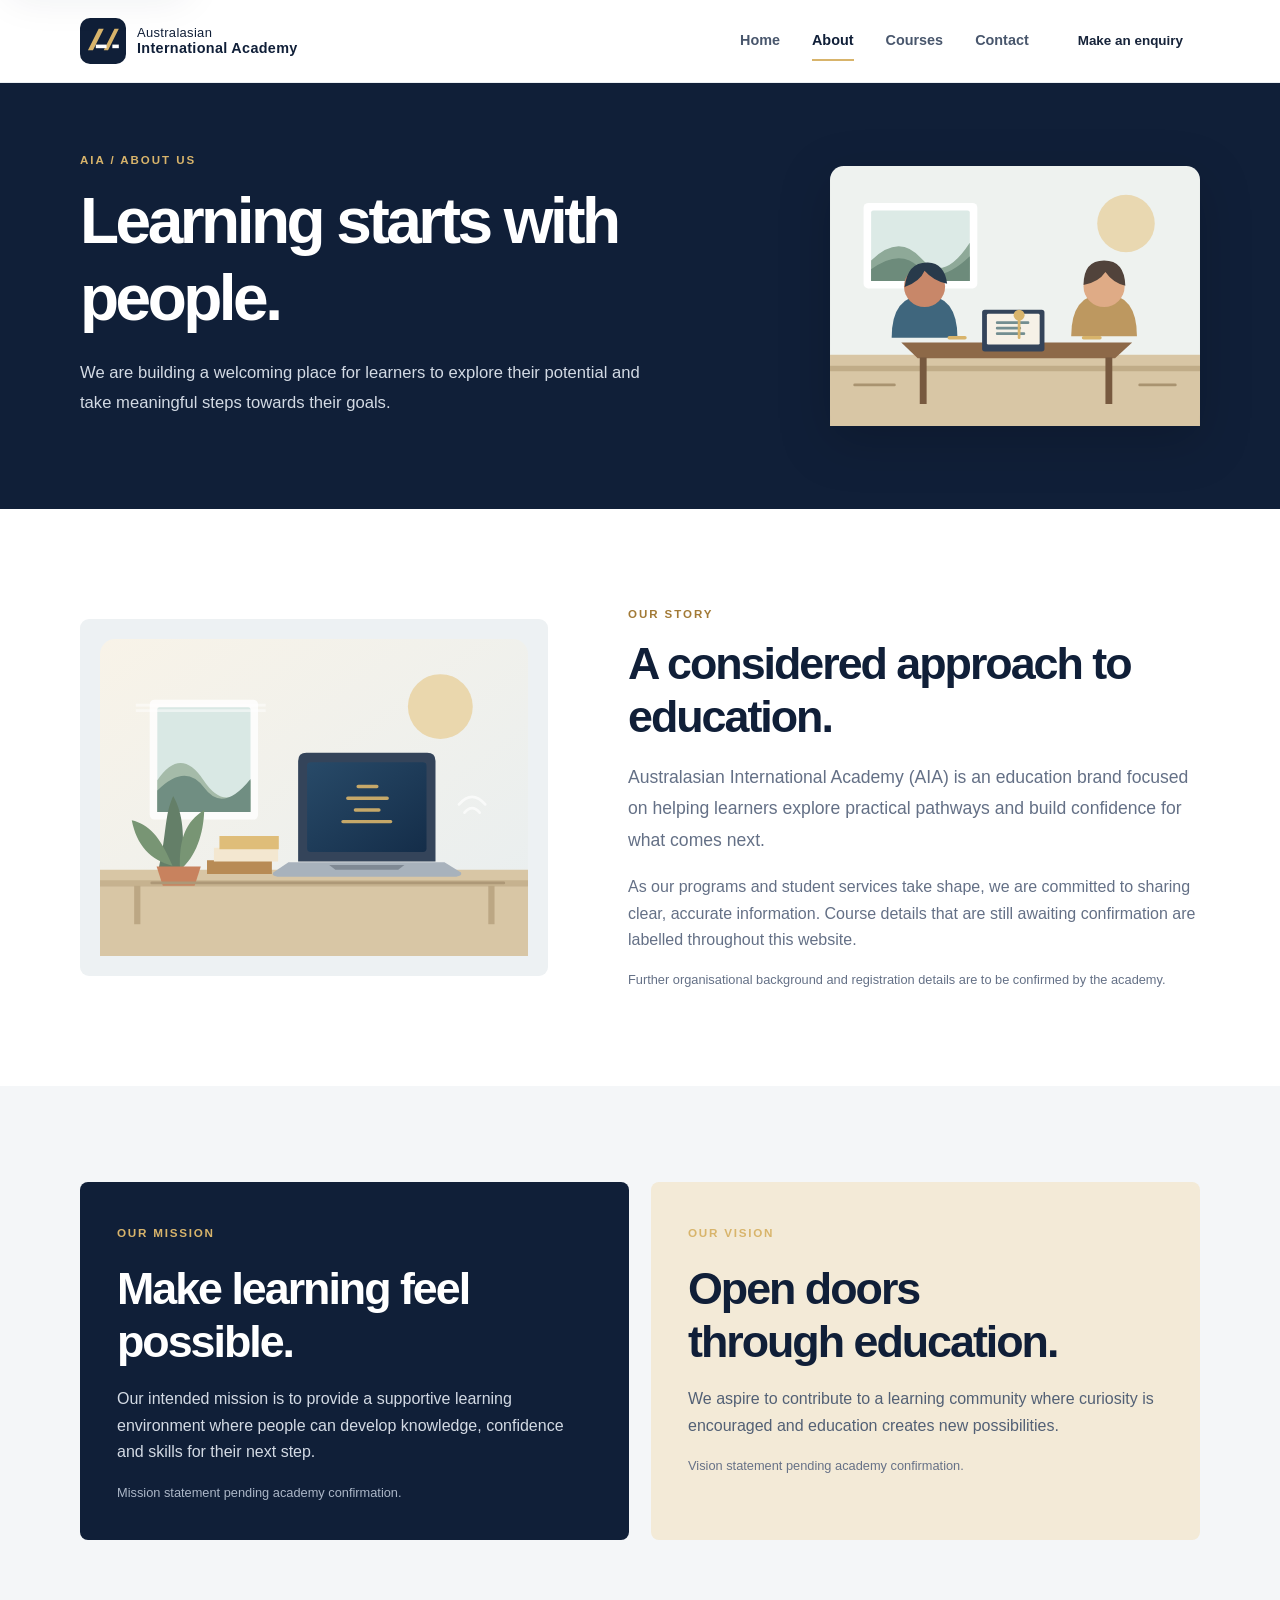
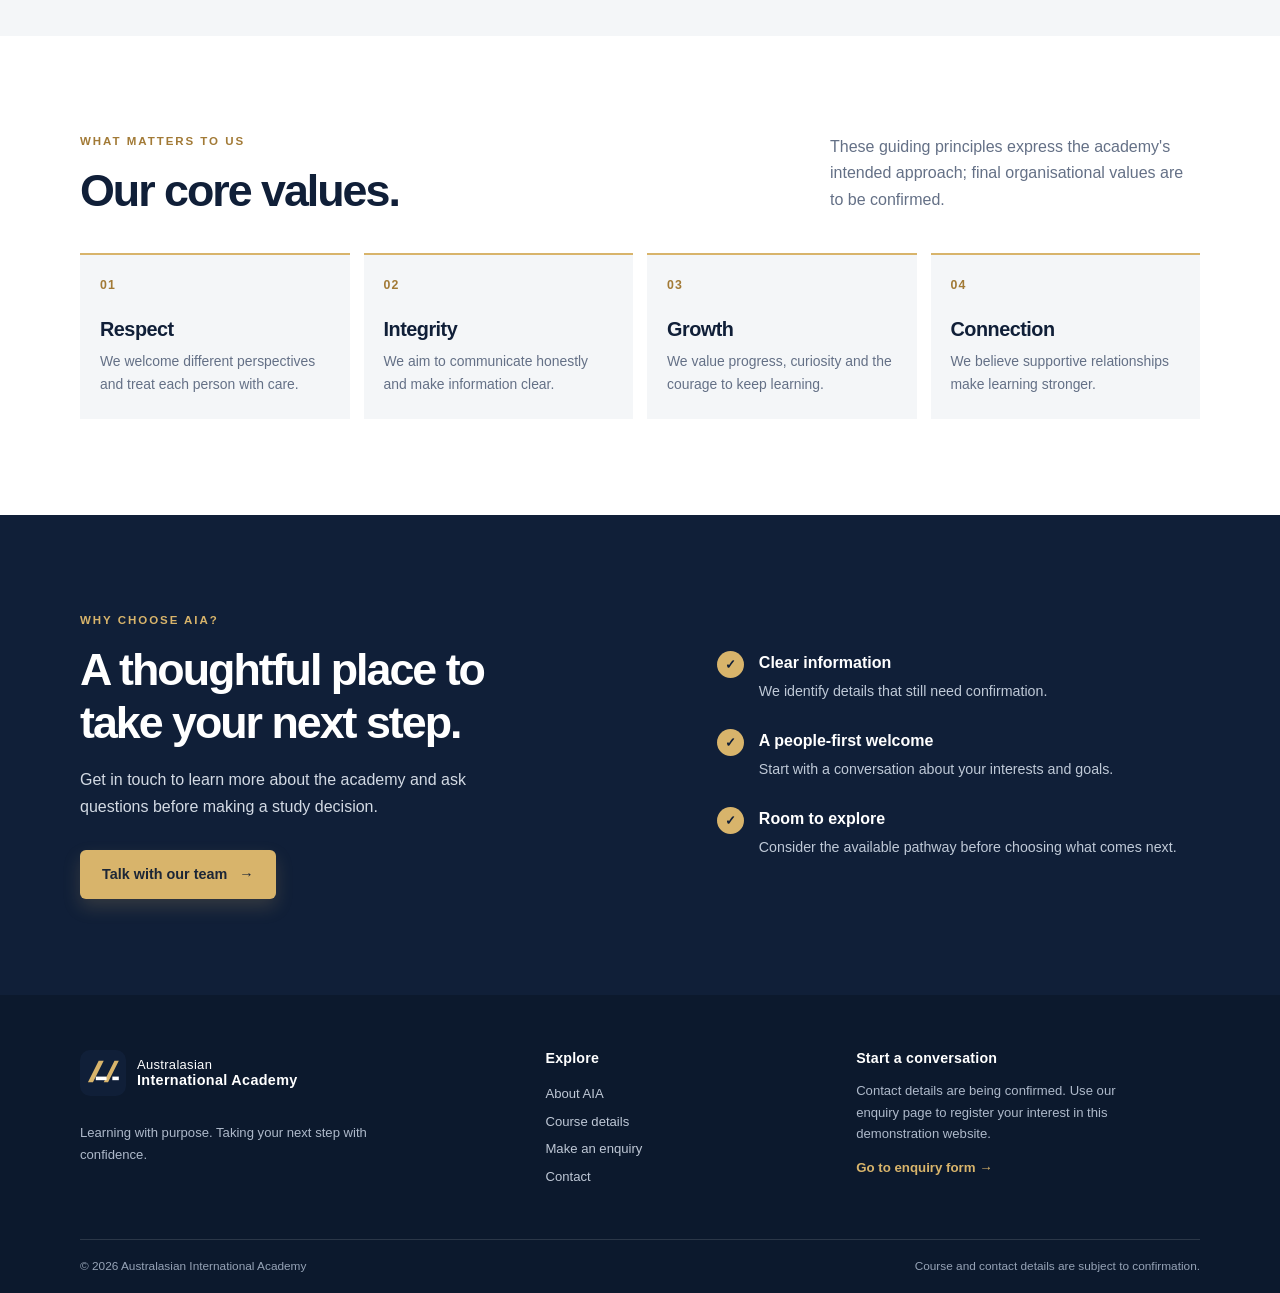
<file: aia-website/about.html>
<!doctype html>
<html lang="en-AU">
<head>
  <meta charset="utf-8">
  <meta name="viewport" content="width=device-width, initial-scale=1">
  <meta http-equiv="Content-Security-Policy" content="default-src 'self'; img-src 'self' data:; style-src 'self'; script-src 'self'; connect-src 'self'; object-src 'none'; base-uri 'self'; form-action 'self'; upgrade-insecure-requests">
  <meta name="description" content="Learn about Australasian International Academy, our purpose, values and student-centred approach to learning.">
  <meta name="theme-color" content="#101f38">
  <title>About AIA | Australasian International Academy</title>
  <link rel="icon" href="images/aia-mark.svg" type="image/svg+xml">
  <link rel="stylesheet" href="css/style.css">
  <script src="js/script.js" defer></script>
</head>
<body>
  <a class="skip-link" href="#main-content">Skip to main content</a>
  <header class="site-header">
    <div class="container header-inner">
      <a class="brand" href="index.html" aria-label="Australasian International Academy home"><img src="images/aia-mark.svg" width="48" height="48" alt=""><span class="brand-name">Australasian <strong>International Academy</strong></span></a>
      <button class="menu-toggle" type="button" aria-expanded="false" aria-controls="primary-navigation"><span class="sr-only">Open navigation menu</span><span class="menu-icon" aria-hidden="true"></span></button>
      <nav class="primary-nav" id="primary-navigation" aria-label="Main navigation">
        <a href="index.html">Home</a><a href="about.html" aria-current="page">About</a><a href="course.html">Courses</a><a href="contact.html">Contact</a><a class="button button-small nav-cta" href="enquiry.html">Make an enquiry</a>
      </nav>
    </div>
  </header>
  <main id="main-content">
    <section class="page-hero">
      <div class="container page-hero-grid">
        <div><p class="eyebrow eyebrow-light">AIA / About us</p><h1>Learning starts with people.</h1><p class="hero-intro">We are building a welcoming place for learners to explore their potential and take meaningful steps towards their goals.</p></div>
        <div class="page-hero-art"><img src="images/campus.svg" alt="Illustration of learners collaborating in a bright, welcoming classroom"></div>
      </div>
    </section>
    <section class="section-pad">
      <div class="container story-grid">
        <div class="story-image"><img src="images/learning-space.svg" alt="Illustration of books, a laptop and a plant in a calm study space"></div>
        <div class="story-copy">
          <p class="eyebrow">Our story</p>
          <h2>A considered approach to education.</h2>
          <p class="lead">Australasian International Academy (AIA) is an education brand focused on helping learners explore practical pathways and build confidence for what comes next.</p>
          <p>As our programs and student services take shape, we are committed to sharing clear, accurate information. Course details that are still awaiting confirmation are labelled throughout this website.</p>
          <p class="small-note">Further organisational background and registration details are to be confirmed by the academy.</p>
        </div>
      </div>
    </section>
    <section class="mission-section section-pad">
      <div class="container mission-grid">
        <article class="mission-card"><span class="card-overline">Our mission</span><h2>Make learning feel possible.</h2><p>Our intended mission is to provide a supportive learning environment where people can develop knowledge, confidence and skills for their next step.</p><p class="small-note">Mission statement pending academy confirmation.</p></article>
        <article class="mission-card mission-card-gold"><span class="card-overline">Our vision</span><h2>Open doors through education.</h2><p>We aspire to contribute to a learning community where curiosity is encouraged and education creates new possibilities.</p><p class="small-note">Vision statement pending academy confirmation.</p></article>
      </div>
    </section>
    <section class="section-pad values-section">
      <div class="container">
        <div class="section-heading"><div><p class="eyebrow">What matters to us</p><h2>Our core values.</h2></div><p>These guiding principles express the academy's intended approach; final organisational values are to be confirmed.</p></div>
        <div class="value-grid">
          <article class="value-card"><span class="value-number">01</span><h3>Respect</h3><p>We welcome different perspectives and treat each person with care.</p></article>
          <article class="value-card"><span class="value-number">02</span><h3>Integrity</h3><p>We aim to communicate honestly and make information clear.</p></article>
          <article class="value-card"><span class="value-number">03</span><h3>Growth</h3><p>We value progress, curiosity and the courage to keep learning.</p></article>
          <article class="value-card"><span class="value-number">04</span><h3>Connection</h3><p>We believe supportive relationships make learning stronger.</p></article>
        </div>
      </div>
    </section>
    <section class="why-section section-pad">
      <div class="container why-grid">
        <div><p class="eyebrow eyebrow-light">Why choose AIA?</p><h2>A thoughtful place to take your next step.</h2><p>Get in touch to learn more about the academy and ask questions before making a study decision.</p><a class="button button-gold" href="enquiry.html">Talk with our team <span aria-hidden="true">→</span></a></div>
        <ul class="check-list">
          <li><span aria-hidden="true">✓</span><div><strong>Clear information</strong><p>We identify details that still need confirmation.</p></div></li>
          <li><span aria-hidden="true">✓</span><div><strong>A people-first welcome</strong><p>Start with a conversation about your interests and goals.</p></div></li>
          <li><span aria-hidden="true">✓</span><div><strong>Room to explore</strong><p>Consider the available pathway before choosing what comes next.</p></div></li>
        </ul>
      </div>
    </section>
  </main>
  <footer class="site-footer">
    <div class="container footer-main">
      <div class="footer-brand"><a class="brand brand-footer" href="index.html"><img src="images/aia-mark.svg" width="44" height="44" alt=""><span class="brand-name">Australasian <strong>International Academy</strong></span></a><p>Learning with purpose. Taking your next step with confidence.</p></div>
      <div class="footer-links"><h2>Explore</h2><a href="about.html">About AIA</a><a href="course.html">Course details</a><a href="enquiry.html">Make an enquiry</a><a href="contact.html">Contact</a></div>
      <div class="footer-contact"><h2>Start a conversation</h2><p>Contact details are being confirmed. Use our enquiry page to register your interest in this demonstration website.</p><a class="footer-enquire" href="enquiry.html">Go to enquiry form <span aria-hidden="true">→</span></a></div>
    </div>
    <div class="container footer-bottom"><p>© <span data-current-year>2026</span> Australasian International Academy</p><p>Course and contact details are subject to confirmation.</p></div>
  </footer>
</body>
</html>
</file>
<file: css/style.css>
:root {
  color-scheme: light;
  --navy: #101f38;
  --navy-2: #1b3150;
  --ink: #17243a;
  --muted: #647086;
  --gold: #d8b46b;
  --gold-soft: #f3ead7;
  --paper: #fff;
  --mist: #f4f6f8;
  --line: #e2e7ed;
  --error: #a6333a;
  --font-body: 'DM Sans', 'Segoe UI', sans-serif;
  --font-display: 'Manrope', 'Segoe UI', sans-serif;
  --shadow: 0 16px 42px rgba(18, 35, 60, .08);
}

* { box-sizing: border-box; }
html { scroll-behavior: smooth; }
body { margin: 0; color: var(--ink); background: var(--paper); font-family: var(--font-body); font-size: 16px; line-height: 1.65; -webkit-font-smoothing: antialiased; }
img { display: block; max-width: 100%; }
a { color: inherit; }
button, input, select, textarea { font: inherit; }
button, a { -webkit-tap-highlight-color: transparent; }
button:focus-visible, a:focus-visible, input:focus-visible, select:focus-visible, textarea:focus-visible { outline: 3px solid #b07f23; outline-offset: 3px; }
.container { width: min(1120px, calc(100% - 48px)); margin-inline: auto; }
.sr-only { position: absolute; width: 1px; height: 1px; padding: 0; margin: -1px; overflow: hidden; clip: rect(0, 0, 0, 0); white-space: nowrap; border: 0; }
.skip-link { position: fixed; top: 10px; left: 10px; z-index: 99; padding: 10px 16px; transform: translateY(-160%); color: var(--navy); background: white; border-radius: 6px; box-shadow: var(--shadow); }
.skip-link:focus { transform: translateY(0); }

.site-header { position: relative; z-index: 10; background: #fff; border-bottom: 1px solid rgba(226, 231, 237, .7); }
.header-inner { min-height: 82px; display: flex; align-items: center; justify-content: space-between; gap: 24px; }
.brand { display: inline-flex; align-items: center; gap: 11px; text-decoration: none; flex: 0 0 auto; }
.brand img { width: 46px; height: 46px; }
.brand-name { display: flex; flex-direction: column; font: 500 .81rem/1.2 var(--font-display); letter-spacing: .025em; color: var(--navy); }
.brand-name strong { font-weight: 800; font-size: .9rem; }
.primary-nav { display: flex; align-items: center; gap: clamp(18px, 2.5vw, 34px); }
.primary-nav > a:not(.button) { position: relative; text-decoration: none; color: #48566c; font-weight: 600; font-size: .9rem; transition: color .2s ease; }
.primary-nav > a:not(.button):hover, .primary-nav > a[aria-current="page"]:not(.button) { color: var(--navy); }
.primary-nav > a[aria-current="page"]:not(.button)::after { position: absolute; right: 0; bottom: -8px; left: 0; height: 2px; content: ""; background: var(--gold); }
.menu-toggle { display: none; border: 0; padding: 9px; background: transparent; cursor: pointer; }
.menu-icon, .menu-icon::before, .menu-icon::after { display: block; position: relative; width: 23px; height: 2px; background: var(--navy); transition: transform .2s ease; }
.menu-icon::before, .menu-icon::after { position: absolute; left: 0; content: ""; }
.menu-icon::before { top: -7px; }
.menu-icon::after { top: 7px; }

.button { min-height: 49px; display: inline-flex; align-items: center; justify-content: center; gap: 12px; padding: 12px 21px; border: 1px solid transparent; border-radius: 6px; text-decoration: none; font-weight: 700; font-size: .9rem; line-height: 1.2; transition: background .2s ease, color .2s ease, border-color .2s ease, transform .2s ease, box-shadow .2s ease; cursor: pointer; }
.button:hover { transform: translateY(-2px); }
.button-small { min-height: 42px; padding: 10px 16px; font-size: .84rem; }
.button-gold { color: #1c2636; background: var(--gold); box-shadow: 0 8px 18px rgba(216, 180, 107, .18); }
.button-gold:hover { background: #e5c783; }
.button-outline-light { color: white; border-color: rgba(255,255,255,.55); background: rgba(255,255,255,.04); }
.button-outline-light:hover { color: var(--navy); background: white; border-color: white; }
.button-navy { color: white; background: var(--navy); }
.button-navy:hover { background: #263d5e; box-shadow: 0 8px 18px rgba(16, 31, 56, .17); }
.button-outline-dark { color: var(--navy); border-color: #cad2dc; background: white; }
.button-outline-dark:hover { border-color: var(--navy); background: #f7f8fa; }
.button-control { min-height: 39px; padding: 8px 13px; color: var(--navy); border-color: var(--line); background: white; font-size: .81rem; }
.button-control:hover { background: var(--mist); }
.button-full { width: 100%; }

h1, h2, h3, h4, p { margin-top: 0; }
h1, h2, h3, h4 { color: var(--navy); font-family: var(--font-display); line-height: 1.19; }
h1 { margin-bottom: 22px; font-size: clamp(2.45rem, 5.6vw, 4.65rem); letter-spacing: -.055em; font-weight: 700; }
h2 { margin-bottom: 18px; font-size: clamp(1.9rem, 3.6vw, 2.8rem); letter-spacing: -.045em; font-weight: 700; }
h3 { margin-bottom: 12px; font-size: 1.24rem; letter-spacing: -.025em; }
.eyebrow { margin-bottom: 13px; color: #a27a36; text-transform: uppercase; letter-spacing: .17em; font-size: .72rem; font-weight: 700; }
.eyebrow-light { color: var(--gold); }
.lead { color: #39475d; font-size: 1.1rem; line-height: 1.8; }
.small-note { margin: 16px 0 0; color: var(--muted); font-size: .8rem; }
.section-pad { padding-block: 96px; }

.hero { position: relative; overflow: hidden; color: white; background: var(--navy); }
.hero-home { min-height: 570px; padding-block: 76px 70px; }
.hero-grid { position: relative; z-index: 1; display: grid; grid-template-columns: 1.05fr .95fr; align-items: center; gap: 55px; }
.hero-copy { max-width: 560px; }
.hero h1 { color: white; }
.hero h1 span { color: var(--gold); }
.hero-intro { max-width: 520px; margin-bottom: 23px; color: #d3dae4; font-size: 1.04rem; line-height: 1.8; }
.welcome-note { margin: 0 0 22px; color: #f0d9a8; font-size: .92rem; font-weight: 600; }
.hero-actions { display: flex; flex-wrap: wrap; gap: 12px; }
.hero-footnote { margin: 19px 0 0; color: #aeb9ca; font-size: .77rem; }
.hero-art-wrap { position: relative; max-width: 520px; justify-self: end; }
.hero-art { width: min(100%, 495px); filter: drop-shadow(0 22px 30px rgba(0,0,0,.2)); }
.hero-art-caption { display: flex; align-items: center; gap: 9px; position: absolute; right: 2px; bottom: 12px; padding: 11px 15px; color: var(--navy); background: white; border-radius: 5px; box-shadow: var(--shadow); font-size: .78rem; font-weight: 700; }
.caption-dot { width: 8px; height: 8px; border-radius: 50%; background: #8caa84; }
.hero-decoration { position: absolute; right: -120px; bottom: -380px; width: 740px; height: 740px; border: 1px solid rgba(216,180,107,.14); border-radius: 50%; }
.hero-decoration::before, .hero-decoration::after { position: absolute; inset: 45px; content: ""; border: 1px solid rgba(216,180,107,.1); border-radius: 50%; }
.hero-decoration::after { inset: 95px; }

.welcome-grid { display: grid; grid-template-columns: 1fr 1fr; gap: 80px; align-items: start; }
.welcome-grid h2 { margin-bottom: 0; }
.welcome-copy { padding-top: 24px; }
.welcome-copy .lead { max-width: 570px; }
.text-link { display: inline-flex; gap: 10px; align-items: center; color: var(--navy); font-weight: 700; text-decoration-color: var(--gold); text-underline-offset: 5px; }
.feature-band { padding-block: 60px; overflow: hidden; color: white; background: var(--navy-2); }
.feature-band-inner { display: grid; grid-template-columns: 1fr .9fr; align-items: center; gap: 50px; }
.feature-band h2 { max-width: 520px; color: white; }
.feature-band p:not(.eyebrow) { max-width: 470px; color: #d3dae4; }
.feature-band img { width: min(100%, 440px); justify-self: end; }
.feature-band .button { margin-top: 13px; }
.section-heading { display: flex; justify-content: space-between; align-items: end; gap: 35px; margin-bottom: 34px; }
.section-heading h2 { margin-bottom: 0; }
.section-heading > p { max-width: 370px; margin-bottom: 4px; color: var(--muted); }
.highlights { background: var(--mist); }
.highlight-grid { display: grid; grid-template-columns: repeat(3, 1fr); gap: 20px; }
.highlight-card { min-height: 235px; padding: 27px 26px; border: 1px solid rgba(226,231,237,.8); border-radius: 8px; background: white; box-shadow: 0 10px 25px rgba(16,31,56,.035); transition: transform .2s ease, box-shadow .2s ease; }
.highlight-card:hover, .contact-card:hover { transform: translateY(-4px); box-shadow: var(--shadow); }
.icon-tile { width: 46px; height: 46px; display: grid; place-items: center; margin-bottom: 22px; border-radius: 7px; background: var(--gold-soft); }
.icon-tile svg, .contact-icon svg, .map-symbol svg { width: 23px; fill: none; stroke: var(--navy); stroke-width: 1.6; stroke-linecap: round; stroke-linejoin: round; }
.highlight-card h3 { margin-bottom: 9px; }
.highlight-card p { margin: 0; color: var(--muted); font-size: .9rem; }
.course-feature { display: grid; grid-template-columns: .95fr 1.05fr; align-items: center; gap: 80px; }
.course-feature-art { position: relative; padding: 22px; border-radius: 10px; background: #edf1f3; }
.course-feature-art img { width: 100%; }
.art-label { position: absolute; bottom: 3px; left: 0; transform: translateY(50%); padding: 10px 15px; border-radius: 4px; color: var(--navy); background: var(--gold); font-size: .76rem; font-weight: 700; }
.course-feature-copy h2 { max-width: 490px; }
.course-code { margin-bottom: 7px; color: #a27a36; font-size: .8rem; font-weight: 700; letter-spacing: .1em; }
.course-feature-copy > p:not(.eyebrow):not(.course-code):not(.small-note) { max-width: 520px; color: var(--muted); }
.course-feature-copy .button { margin-top: 12px; }

.page-hero { padding-block: 58px; color: white; background: var(--navy); overflow: hidden; }
.page-hero-grid { display: grid; grid-template-columns: 1.1fr .9fr; align-items: center; gap: 50px; min-height: 310px; }
.page-hero h1 { max-width: 680px; color: white; font-size: clamp(2.5rem, 5vw, 4rem); }
.page-hero .hero-intro { max-width: 570px; }
.page-hero-art { width: min(100%, 370px); justify-self: end; }
.page-hero-art img { width: 100%; filter: drop-shadow(0 15px 25px rgba(0,0,0,.17)); }
.story-grid { display: grid; grid-template-columns: .9fr 1.1fr; align-items: center; gap: 80px; }
.story-image { padding: 20px; border-radius: 9px; background: #edf1f3; }
.story-image img { width: 100%; }
.story-copy h2 { max-width: 530px; }
.story-copy > p:not(.eyebrow) { color: var(--muted); }
.story-copy .lead { color: #39475d; }
.mission-section { background: var(--mist); }
.mission-grid { display: grid; grid-template-columns: 1fr 1fr; gap: 22px; }
.mission-card { min-height: 300px; padding: 37px; border-radius: 8px; color: #d3dae4; background: var(--navy); }
.mission-card h2 { max-width: 380px; margin-top: 16px; color: white; }
.mission-card p:not(.small-note) { max-width: 480px; color: #d3dae4; }
.mission-card .small-note { color: #acb7c8; }
.card-overline { color: var(--gold); font-size: .73rem; font-weight: 700; text-transform: uppercase; letter-spacing: .15em; }
.mission-card-gold { color: var(--navy); background: var(--gold-soft); }
.mission-card-gold h2 { color: var(--navy); }
.mission-card-gold p:not(.small-note) { color: #526075; }
.mission-card-gold .small-note { color: #667187; }
.values-section .section-heading { margin-bottom: 36px; }
.value-grid { display: grid; grid-template-columns: repeat(4, 1fr); gap: 14px; }
.value-card { padding: 23px 20px; border-top: 2px solid var(--gold); background: var(--mist); }
.value-number { display: block; margin-bottom: 26px; color: #a27a36; font: 700 .77rem var(--font-display); letter-spacing: .1em; }
.value-card h3 { margin-bottom: 8px; }
.value-card p { margin-bottom: 0; color: var(--muted); font-size: .87rem; }
.why-section { color: white; background: var(--navy); }
.why-grid { display: grid; grid-template-columns: 1fr .9fr; align-items: center; gap: 100px; }
.why-section h2 { max-width: 480px; color: white; }
.why-section > .container > div > p:not(.eyebrow) { max-width: 450px; color: #d3dae4; }
.why-section .button { margin-top: 14px; }
.check-list { display: grid; gap: 24px; padding: 0; margin: 0; list-style: none; }
.check-list li { display: flex; align-items: flex-start; gap: 15px; }
.check-list li > span { width: 27px; height: 27px; display: grid; flex: 0 0 auto; place-items: center; margin-top: 1px; border-radius: 50%; color: var(--navy); background: var(--gold); font-size: .8rem; font-weight: 800; }
.check-list strong { color: white; }
.check-list p { margin: 4px 0 0; color: #bfc9d7; font-size: .89rem; }

.course-hero { padding-block: 50px; }
.course-hero .page-hero-grid { min-height: 370px; }
.course-hero h1 { max-width: 660px; font-size: clamp(2.4rem, 4.8vw, 3.8rem); }
.hero-course-code { margin: 0 0 8px; color: var(--gold); font-size: .82rem; font-weight: 700; letter-spacing: .15em; }
.course-art { width: min(100%, 350px); padding: 14px; border-radius: 8px; background: rgba(255,255,255,.95); }
.course-layout { display: grid; grid-template-columns: minmax(0, 1fr) 315px; align-items: start; gap: 68px; }
.course-main h2 { max-width: 690px; }
.course-main > p:not(.eyebrow):not(.unit-disclaimer):not(.search-status):not(.no-results) { color: var(--muted); }
.course-main .lead { color: #39475d !important; }
.course-main h3 { margin-top: 36px; }
.notice-box { display: flex; align-items: flex-start; gap: 15px; margin: 25px 0 30px; padding: 18px; border-left: 3px solid var(--gold); background: #fbf8f1; }
.notice-box p { margin: 0; color: #515c6b; font-size: .89rem; }
.notice-icon { width: 23px; height: 23px; display: grid; flex: 0 0 auto; place-items: center; border-radius: 50%; color: white; background: var(--navy); font: 700 .8rem var(--font-display); }
.course-sidebar { position: sticky; top: 24px; padding: 27px; border: 1px solid var(--line); border-radius: 8px; background: white; box-shadow: var(--shadow); }
.course-sidebar h2 { margin-bottom: 20px; font-size: 1.35rem; }
.course-facts { margin: 0 0 22px; }
.course-facts div { padding: 13px 0; border-top: 1px solid var(--line); }
.course-facts dt { margin-bottom: 4px; color: var(--muted); font-size: .73rem; font-weight: 700; text-transform: uppercase; letter-spacing: .08em; }
.course-facts dd { margin: 0; color: var(--ink); font-size: .9rem; font-weight: 600; }
.course-facts dd a { color: #7d5c20; text-decoration-thickness: 1px; text-underline-offset: 3px; }
.sidebar-note { margin: 14px 0 0; color: var(--muted); font-size: .77rem; }
.units-heading { display: flex; align-items: end; justify-content: space-between; gap: 16px; margin-top: 46px; }
.units-heading h3 { margin: 0; }
.units-heading .eyebrow { margin-bottom: 7px; }
.unit-disclaimer { margin: 10px 0 21px; color: var(--muted); font-size: .86rem; }
.search-label { display: block; margin-bottom: 7px; color: var(--ink); font-size: .83rem; font-weight: 700; }
.search-wrap { display: flex; align-items: center; gap: 10px; padding: 0 13px; border: 1px solid #cbd3dd; border-radius: 5px; background: white; }
.search-wrap > span { color: #758196; font-size: 1.4rem; }
.search-wrap input { width: 100%; min-height: 47px; border: 0; outline: 0; color: var(--ink); background: transparent; }
.search-wrap:focus-within { outline: 3px solid #b07f23; outline-offset: 2px; }
.search-status { min-height: 23px; margin: 7px 0 5px; color: var(--muted); font-size: .78rem; }
.unit-list { border-top: 1px solid var(--line); }
.unit-item { border-bottom: 1px solid var(--line); }
.unit-item h4 { margin: 0; font-size: 1rem; }
.unit-toggle { width: 100%; display: flex; align-items: center; justify-content: space-between; gap: 15px; padding: 17px 4px; border: 0; color: var(--navy); text-align: left; background: white; font-weight: 700; cursor: pointer; }
.unit-toggle:hover { color: #7d5c20; }
.unit-toggle-icon { width: 25px; height: 25px; display: grid; place-items: center; flex: 0 0 auto; border: 1px solid var(--line); border-radius: 50%; font-size: 1.1rem; font-weight: 400; }
.unit-toggle[aria-expanded="true"] .unit-toggle-icon { transform: rotate(45deg); }
.unit-panel { padding: 0 35px 17px 4px; color: var(--muted); font-size: .89rem; }
.unit-panel p { margin: 0; }
.no-results { padding: 18px; border-radius: 5px; color: var(--muted); background: var(--mist); font-size: .88rem; }

.enquiry-hero .page-hero-grid { min-height: 290px; }
.enquiry-layout { display: grid; grid-template-columns: .72fr 1.28fr; align-items: start; gap: 74px; }
.enquiry-aside { padding-top: 15px; }
.enquiry-aside h2 { font-size: clamp(1.8rem, 3vw, 2.45rem); }
.enquiry-aside > p:not(.eyebrow):not(.aside-link) { color: var(--muted); }
.privacy-note { display: flex; gap: 13px; margin-top: 28px; padding: 17px; border-radius: 6px; background: var(--mist); }
.privacy-note > span { color: #93702f; font-size: 1.35rem; }
.privacy-note p { margin: 0; color: var(--muted); font-size: .83rem; }
.privacy-note strong { color: var(--navy); }
.aside-link { margin-top: 22px; color: var(--muted); font-size: .85rem; }
.aside-link a { color: var(--navy); font-weight: 700; text-underline-offset: 3px; }
.form-card { padding: clamp(24px, 4vw, 42px); border: 1px solid var(--line); border-radius: 9px; background: white; box-shadow: var(--shadow); }
.form-intro h2 { margin-bottom: 8px; font-size: 1.85rem; }
.form-intro > p:last-child { color: var(--muted); font-size: .85rem; }
.form-intro > p:last-child span, .form-field label > span, .consent-field label > span { color: var(--error); }
.demo-alert { margin: 19px 0 25px; padding: 13px 15px; border-left: 3px solid var(--gold); color: #545d6b; background: #fbf8f1; font-size: .82rem; }
.form-field { margin-bottom: 19px; }
.form-field label { display: block; margin-bottom: 6px; color: var(--ink); font-size: .86rem; font-weight: 700; }
.form-field input, .form-field select, .form-field textarea { width: 100%; min-height: 48px; padding: 11px 12px; border: 1px solid #cbd3dd; border-radius: 5px; color: var(--ink); background: white; }
.form-field textarea { min-height: 128px; resize: vertical; }
.form-field input[aria-invalid="true"], .form-field select[aria-invalid="true"], .form-field textarea[aria-invalid="true"] { border-color: var(--error); }
.field-help { display: block; margin-top: 5px; color: var(--muted); font-size: .75rem; }
.field-error { display: block; min-height: 0; margin-top: 4px; color: var(--error); font-size: .78rem; }
.field-error:not(:empty) { min-height: 19px; }
.message-meta { display: flex; align-items: baseline; justify-content: space-between; gap: 12px; }
.message-meta .field-help { margin-top: 5px; }
#character-count { margin-top: 5px; color: var(--muted); font-size: .75rem; white-space: nowrap; }
.honeypot { position: absolute; width: 1px; height: 1px; overflow: hidden; clip-path: inset(50%); white-space: nowrap; }
.consent-field { display: flex; align-items: flex-start; gap: 10px; margin: 8px 0 2px; }
.consent-field input { width: 18px; height: 18px; flex: 0 0 auto; margin: 3px 0 0; accent-color: var(--navy); }
.consent-field label { color: #4e5b6d; font-size: .82rem; line-height: 1.55; }
.consent-error { margin-left: 28px; }
.submit-button { width: 100%; margin-top: 19px; }
.form-result { margin: 14px 0 0; color: #255a3b; font-weight: 600; }
.form-result:empty { display: none; }

.contact-section { background: var(--mist); }
.contact-grid { display: grid; grid-template-columns: repeat(4, 1fr); gap: 14px; }
.contact-card { min-height: 265px; padding: 23px 20px; border: 1px solid var(--line); border-radius: 7px; background: white; transition: transform .2s ease, box-shadow .2s ease; }
.contact-icon { width: 42px; height: 42px; display: grid; place-items: center; margin-bottom: 19px; border-radius: 6px; background: var(--gold-soft); }
.contact-card h3 { margin-bottom: 10px; }
.contact-card p { color: var(--muted); font-size: .82rem; }
.contact-card .contact-placeholder { color: #647086; }
.contact-placeholder strong { color: var(--navy); }
.map-placeholder { display: flex; align-items: center; gap: 21px; margin-top: 28px; padding: 26px; border: 1px solid var(--line); border-radius: 7px; background: white; }
.map-symbol { width: 48px; height: 48px; display: grid; flex: 0 0 auto; place-items: center; border-radius: 50%; background: var(--gold-soft); }
.map-placeholder > div:nth-child(2) { flex: 1; }
.map-placeholder .eyebrow { margin-bottom: 5px; }
.map-placeholder h3 { margin-bottom: 5px; }
.map-placeholder p:not(.eyebrow) { margin-bottom: 0; color: var(--muted); font-size: .84rem; }
.map-placeholder .button { flex: 0 0 auto; font-size: .8rem; }

.site-footer { color: #c4ccda; background: #0c192d; }
.footer-main { display: grid; grid-template-columns: 1.15fr .7fr 1fr; gap: 70px; padding-block: 55px 48px; }
.brand-footer .brand-name { color: white; }
.footer-brand > p, .footer-contact > p { max-width: 300px; margin: 18px 0 0; color: #aeb9ca; font-size: .82rem; }
.footer-links, .footer-contact { display: flex; flex-direction: column; align-items: flex-start; }
.footer-links h2, .footer-contact h2 { margin-bottom: 14px; color: white; font: 700 .89rem var(--font-display); letter-spacing: .015em; }
.footer-links a { margin: 3px 0; color: #bfc8d6; text-decoration: none; font-size: .82rem; }
.footer-links a:hover { color: var(--gold); }
.footer-contact > p { margin: 0 0 12px; }
.footer-enquire { color: var(--gold); font-size: .83rem; font-weight: 700; text-decoration: none; }
.footer-bottom { display: flex; justify-content: space-between; gap: 20px; padding-block: 17px; border-top: 1px solid rgba(255,255,255,.13); }
.footer-bottom p { margin: 0; color: #96a3b6; font-size: .74rem; }

@media (max-width: 900px) {
  .primary-nav { gap: 16px; }
  .hero-grid { gap: 32px; }
  .welcome-grid, .story-grid { gap: 48px; }
  .course-feature { gap: 48px; }
  .course-layout { grid-template-columns: minmax(0, 1fr) 280px; gap: 35px; }
  .enquiry-layout { gap: 40px; }
  .contact-grid, .value-grid { grid-template-columns: repeat(2, 1fr); }
  .footer-main { gap: 40px; }
}
@media (max-width: 700px) {
  .container { width: min(100% - 36px, 560px); }
  .header-inner { min-height: 72px; }
  .brand img { width: 40px; height: 40px; }
  .brand-name { font-size: .7rem; }
  .brand-name strong { font-size: .78rem; }
  .menu-toggle { display: block; }
  .menu-toggle[aria-expanded="true"] .menu-icon { background: transparent; }
  .menu-toggle[aria-expanded="true"] .menu-icon::before { top: 0; transform: rotate(45deg); }
  .menu-toggle[aria-expanded="true"] .menu-icon::after { top: 0; transform: rotate(-45deg); }
  .primary-nav { position: absolute; top: 100%; right: 0; left: 0; display: none; align-items: stretch; gap: 0; padding: 8px 18px 18px; border-top: 1px solid var(--line); background: white; box-shadow: 0 14px 18px rgba(16,31,56,.08); }
  .primary-nav.is-open { display: flex; flex-direction: column; }
  .primary-nav > a:not(.button) { padding: 12px 4px; }
  .primary-nav > a[aria-current="page"]:not(.button)::after { right: auto; bottom: 6px; width: 28px; }
  .primary-nav .nav-cta { margin-top: 9px; }
  .section-pad { padding-block: 68px; }
  .hero-home { padding-block: 56px 49px; }
  .hero-grid, .page-hero-grid { grid-template-columns: 1fr; gap: 25px; }
  .hero-grid { align-items: start; }
  .hero h1 { font-size: clamp(2.7rem, 12vw, 4rem); }
  .hero-art-wrap { width: min(100%, 410px); justify-self: center; margin-top: 4px; }
  .hero-art-caption { right: 0; bottom: 4px; }
  .hero-decoration { right: -330px; bottom: -335px; }
  .welcome-grid, .feature-band-inner, .story-grid, .course-feature, .why-grid { grid-template-columns: 1fr; gap: 28px; }
  .welcome-grid { gap: 5px; }
  .welcome-copy { padding-top: 0; }
  .feature-band { padding-block: 48px; }
  .feature-band img { width: min(100%, 390px); justify-self: center; }
  .section-heading { display: block; }
  .section-heading > p { margin-top: 14px; }
  .highlight-grid { grid-template-columns: 1fr; }
  .highlight-card { min-height: auto; }
  .course-feature { gap: 45px; }
  .course-feature-art { max-width: 460px; margin-inline: auto; }
  .page-hero { padding-block: 43px 34px; }
  .page-hero-grid { min-height: unset; }
  .page-hero h1 { font-size: clamp(2.55rem, 10vw, 3.6rem); }
  .page-hero-art { width: min(80%, 340px); justify-self: center; }
  .story-grid { gap: 34px; }
  .story-image { max-width: 440px; justify-self: center; }
  .mission-grid { grid-template-columns: 1fr; }
  .mission-card { min-height: 260px; padding: 28px; }
  .value-grid { gap: 10px; }
  .value-card { padding: 18px 15px; }
  .value-number { margin-bottom: 18px; }
  .why-grid { gap: 40px; }
  .course-hero .page-hero-grid { min-height: unset; }
  .course-layout { grid-template-columns: 1fr; gap: 38px; }
  .course-sidebar { position: static; grid-row: 1; }
  .units-heading { align-items: start; }
  .unit-controls { flex: 0 0 auto; }
  .enquiry-layout { grid-template-columns: 1fr; gap: 30px; }
  .enquiry-aside { padding-top: 0; }
  .form-card { padding: 24px 19px; }
  .contact-grid { gap: 11px; }
  .contact-card { min-height: 240px; padding: 18px 15px; }
  .map-placeholder { align-items: flex-start; flex-wrap: wrap; gap: 14px; padding: 20px; }
  .map-placeholder > div:nth-child(2) { flex-basis: calc(100% - 65px); }
  .map-placeholder .button { width: 100%; }
  .footer-main { grid-template-columns: 1fr 1fr; gap: 32px 20px; padding-block: 42px 34px; }
  .footer-brand { grid-column: 1 / -1; }
  .footer-bottom { flex-direction: column; gap: 4px; }
}
@media (max-width: 390px) {
  .container { width: calc(100% - 30px); }
  .hero-actions .button { width: 100%; }
  .value-grid, .contact-grid { grid-template-columns: 1fr; }
  .contact-card { min-height: 0; }
  .units-heading { flex-direction: column; }
  .footer-main { grid-template-columns: 1fr; }
  .footer-brand { grid-column: auto; }
}
@media (prefers-reduced-motion: reduce) {
  *, *::before, *::after { scroll-behavior: auto !important; animation-duration: .01ms !important; animation-iteration-count: 1 !important; transition-duration: .01ms !important; }
}
</file>
<file: aia-website/css/style.css>
:root {
  color-scheme: light;
  --navy: #101f38;
  --navy-2: #1b3150;
  --ink: #17243a;
  --muted: #647086;
  --gold: #d8b46b;
  --gold-soft: #f3ead7;
  --paper: #fff;
  --mist: #f4f6f8;
  --line: #e2e7ed;
  --error: #a6333a;
  --font-body: 'DM Sans', 'Segoe UI', sans-serif;
  --font-display: 'Manrope', 'Segoe UI', sans-serif;
  --shadow: 0 16px 42px rgba(18, 35, 60, .08);
}

* { box-sizing: border-box; }
html { scroll-behavior: smooth; }
body { margin: 0; color: var(--ink); background: var(--paper); font-family: var(--font-body); font-size: 16px; line-height: 1.65; -webkit-font-smoothing: antialiased; }
img { display: block; max-width: 100%; }
a { color: inherit; }
button, input, select, textarea { font: inherit; }
button, a { -webkit-tap-highlight-color: transparent; }
button:focus-visible, a:focus-visible, input:focus-visible, select:focus-visible, textarea:focus-visible { outline: 3px solid #b07f23; outline-offset: 3px; }
.container { width: min(1120px, calc(100% - 48px)); margin-inline: auto; }
.sr-only { position: absolute; width: 1px; height: 1px; padding: 0; margin: -1px; overflow: hidden; clip: rect(0, 0, 0, 0); white-space: nowrap; border: 0; }
.skip-link { position: fixed; top: 10px; left: 10px; z-index: 99; padding: 10px 16px; transform: translateY(-160%); color: var(--navy); background: white; border-radius: 6px; box-shadow: var(--shadow); }
.skip-link:focus { transform: translateY(0); }

.site-header { position: relative; z-index: 10; background: #fff; border-bottom: 1px solid rgba(226, 231, 237, .7); }
.header-inner { min-height: 82px; display: flex; align-items: center; justify-content: space-between; gap: 24px; }
.brand { display: inline-flex; align-items: center; gap: 11px; text-decoration: none; flex: 0 0 auto; }
.brand img { width: 46px; height: 46px; }
.brand-name { display: flex; flex-direction: column; font: 500 .81rem/1.2 var(--font-display); letter-spacing: .025em; color: var(--navy); }
.brand-name strong { font-weight: 800; font-size: .9rem; }
.primary-nav { display: flex; align-items: center; gap: clamp(18px, 2.5vw, 34px); }
.primary-nav > a:not(.button) { position: relative; text-decoration: none; color: #48566c; font-weight: 600; font-size: .9rem; transition: color .2s ease; }
.primary-nav > a:not(.button):hover, .primary-nav > a[aria-current="page"]:not(.button) { color: var(--navy); }
.primary-nav > a[aria-current="page"]:not(.button)::after { position: absolute; right: 0; bottom: -8px; left: 0; height: 2px; content: ""; background: var(--gold); }
.menu-toggle { display: none; border: 0; padding: 9px; background: transparent; cursor: pointer; }
.menu-icon, .menu-icon::before, .menu-icon::after { display: block; position: relative; width: 23px; height: 2px; background: var(--navy); transition: transform .2s ease; }
.menu-icon::before, .menu-icon::after { position: absolute; left: 0; content: ""; }
.menu-icon::before { top: -7px; }
.menu-icon::after { top: 7px; }

.button { min-height: 49px; display: inline-flex; align-items: center; justify-content: center; gap: 12px; padding: 12px 21px; border: 1px solid transparent; border-radius: 6px; text-decoration: none; font-weight: 700; font-size: .9rem; line-height: 1.2; transition: background .2s ease, color .2s ease, border-color .2s ease, transform .2s ease, box-shadow .2s ease; cursor: pointer; }
.button:hover { transform: translateY(-2px); }
.button-small { min-height: 42px; padding: 10px 16px; font-size: .84rem; }
.button-gold { color: #1c2636; background: var(--gold); box-shadow: 0 8px 18px rgba(216, 180, 107, .18); }
.button-gold:hover { background: #e5c783; }
.button-outline-light { color: white; border-color: rgba(255,255,255,.55); background: rgba(255,255,255,.04); }
.button-outline-light:hover { color: var(--navy); background: white; border-color: white; }
.button-navy { color: white; background: var(--navy); }
.button-navy:hover { background: #263d5e; box-shadow: 0 8px 18px rgba(16, 31, 56, .17); }
.button-outline-dark { color: var(--navy); border-color: #cad2dc; background: white; }
.button-outline-dark:hover { border-color: var(--navy); background: #f7f8fa; }
.button-control { min-height: 39px; padding: 8px 13px; color: var(--navy); border-color: var(--line); background: white; font-size: .81rem; }
.button-control:hover { background: var(--mist); }
.button-full { width: 100%; }

h1, h2, h3, h4, p { margin-top: 0; }
h1, h2, h3, h4 { color: var(--navy); font-family: var(--font-display); line-height: 1.19; }
h1 { margin-bottom: 22px; font-size: clamp(2.45rem, 5.6vw, 4.65rem); letter-spacing: -.055em; font-weight: 700; }
h2 { margin-bottom: 18px; font-size: clamp(1.9rem, 3.6vw, 2.8rem); letter-spacing: -.045em; font-weight: 700; }
h3 { margin-bottom: 12px; font-size: 1.24rem; letter-spacing: -.025em; }
.eyebrow { margin-bottom: 13px; color: #a27a36; text-transform: uppercase; letter-spacing: .17em; font-size: .72rem; font-weight: 700; }
.eyebrow-light { color: var(--gold); }
.lead { color: #39475d; font-size: 1.1rem; line-height: 1.8; }
.small-note { margin: 16px 0 0; color: var(--muted); font-size: .8rem; }
.section-pad { padding-block: 96px; }

.hero { position: relative; overflow: hidden; color: white; background: var(--navy); }
.hero-home { min-height: 570px; padding-block: 76px 70px; }
.hero-grid { position: relative; z-index: 1; display: grid; grid-template-columns: 1.05fr .95fr; align-items: center; gap: 55px; }
.hero-copy { max-width: 560px; }
.hero h1 { color: white; }
.hero h1 span { color: var(--gold); }
.hero-intro { max-width: 520px; margin-bottom: 23px; color: #d3dae4; font-size: 1.04rem; line-height: 1.8; }
.welcome-note { margin: 0 0 22px; color: #f0d9a8; font-size: .92rem; font-weight: 600; }
.hero-actions { display: flex; flex-wrap: wrap; gap: 12px; }
.hero-footnote { margin: 19px 0 0; color: #aeb9ca; font-size: .77rem; }
.hero-art-wrap { position: relative; max-width: 520px; justify-self: end; }
.hero-art { width: min(100%, 495px); filter: drop-shadow(0 22px 30px rgba(0,0,0,.2)); }
.hero-art-caption { display: flex; align-items: center; gap: 9px; position: absolute; right: 2px; bottom: 12px; padding: 11px 15px; color: var(--navy); background: white; border-radius: 5px; box-shadow: var(--shadow); font-size: .78rem; font-weight: 700; }
.caption-dot { width: 8px; height: 8px; border-radius: 50%; background: #8caa84; }
.hero-decoration { position: absolute; right: -120px; bottom: -380px; width: 740px; height: 740px; border: 1px solid rgba(216,180,107,.14); border-radius: 50%; }
.hero-decoration::before, .hero-decoration::after { position: absolute; inset: 45px; content: ""; border: 1px solid rgba(216,180,107,.1); border-radius: 50%; }
.hero-decoration::after { inset: 95px; }

.welcome-grid { display: grid; grid-template-columns: 1fr 1fr; gap: 80px; align-items: start; }
.welcome-grid h2 { margin-bottom: 0; }
.welcome-copy { padding-top: 24px; }
.welcome-copy .lead { max-width: 570px; }
.text-link { display: inline-flex; gap: 10px; align-items: center; color: var(--navy); font-weight: 700; text-decoration-color: var(--gold); text-underline-offset: 5px; }
.feature-band { padding-block: 60px; overflow: hidden; color: white; background: var(--navy-2); }
.feature-band-inner { display: grid; grid-template-columns: 1fr .9fr; align-items: center; gap: 50px; }
.feature-band h2 { max-width: 520px; color: white; }
.feature-band p:not(.eyebrow) { max-width: 470px; color: #d3dae4; }
.feature-band img { width: min(100%, 440px); justify-self: end; }
.feature-band .button { margin-top: 13px; }
.section-heading { display: flex; justify-content: space-between; align-items: end; gap: 35px; margin-bottom: 34px; }
.section-heading h2 { margin-bottom: 0; }
.section-heading > p { max-width: 370px; margin-bottom: 4px; color: var(--muted); }
.highlights { background: var(--mist); }
.highlight-grid { display: grid; grid-template-columns: repeat(3, 1fr); gap: 20px; }
.highlight-card { min-height: 235px; padding: 27px 26px; border: 1px solid rgba(226,231,237,.8); border-radius: 8px; background: white; box-shadow: 0 10px 25px rgba(16,31,56,.035); transition: transform .2s ease, box-shadow .2s ease; }
.highlight-card:hover, .contact-card:hover { transform: translateY(-4px); box-shadow: var(--shadow); }
.icon-tile { width: 46px; height: 46px; display: grid; place-items: center; margin-bottom: 22px; border-radius: 7px; background: var(--gold-soft); }
.icon-tile svg, .contact-icon svg, .map-symbol svg { width: 23px; fill: none; stroke: var(--navy); stroke-width: 1.6; stroke-linecap: round; stroke-linejoin: round; }
.highlight-card h3 { margin-bottom: 9px; }
.highlight-card p { margin: 0; color: var(--muted); font-size: .9rem; }
.course-feature { display: grid; grid-template-columns: .95fr 1.05fr; align-items: center; gap: 80px; }
.course-feature-art { position: relative; padding: 22px; border-radius: 10px; background: #edf1f3; }
.course-feature-art img { width: 100%; }
.art-label { position: absolute; bottom: 3px; left: 0; transform: translateY(50%); padding: 10px 15px; border-radius: 4px; color: var(--navy); background: var(--gold); font-size: .76rem; font-weight: 700; }
.course-feature-copy h2 { max-width: 490px; }
.course-code { margin-bottom: 7px; color: #a27a36; font-size: .8rem; font-weight: 700; letter-spacing: .1em; }
.course-feature-copy > p:not(.eyebrow):not(.course-code):not(.small-note) { max-width: 520px; color: var(--muted); }
.course-feature-copy .button { margin-top: 12px; }

.page-hero { padding-block: 58px; color: white; background: var(--navy); overflow: hidden; }
.page-hero-grid { display: grid; grid-template-columns: 1.1fr .9fr; align-items: center; gap: 50px; min-height: 310px; }
.page-hero h1 { max-width: 680px; color: white; font-size: clamp(2.5rem, 5vw, 4rem); }
.page-hero .hero-intro { max-width: 570px; }
.page-hero-art { width: min(100%, 370px); justify-self: end; }
.page-hero-art img { width: 100%; filter: drop-shadow(0 15px 25px rgba(0,0,0,.17)); }
.story-grid { display: grid; grid-template-columns: .9fr 1.1fr; align-items: center; gap: 80px; }
.story-image { padding: 20px; border-radius: 9px; background: #edf1f3; }
.story-image img { width: 100%; }
.story-copy h2 { max-width: 530px; }
.story-copy > p:not(.eyebrow) { color: var(--muted); }
.story-copy .lead { color: #39475d; }
.mission-section { background: var(--mist); }
.mission-grid { display: grid; grid-template-columns: 1fr 1fr; gap: 22px; }
.mission-card { min-height: 300px; padding: 37px; border-radius: 8px; color: #d3dae4; background: var(--navy); }
.mission-card h2 { max-width: 380px; margin-top: 16px; color: white; }
.mission-card p:not(.small-note) { max-width: 480px; color: #d3dae4; }
.mission-card .small-note { color: #acb7c8; }
.card-overline { color: var(--gold); font-size: .73rem; font-weight: 700; text-transform: uppercase; letter-spacing: .15em; }
.mission-card-gold { color: var(--navy); background: var(--gold-soft); }
.mission-card-gold h2 { color: var(--navy); }
.mission-card-gold p:not(.small-note) { color: #526075; }
.mission-card-gold .small-note { color: #667187; }
.values-section .section-heading { margin-bottom: 36px; }
.value-grid { display: grid; grid-template-columns: repeat(4, 1fr); gap: 14px; }
.value-card { padding: 23px 20px; border-top: 2px solid var(--gold); background: var(--mist); }
.value-number { display: block; margin-bottom: 26px; color: #a27a36; font: 700 .77rem var(--font-display); letter-spacing: .1em; }
.value-card h3 { margin-bottom: 8px; }
.value-card p { margin-bottom: 0; color: var(--muted); font-size: .87rem; }
.why-section { color: white; background: var(--navy); }
.why-grid { display: grid; grid-template-columns: 1fr .9fr; align-items: center; gap: 100px; }
.why-section h2 { max-width: 480px; color: white; }
.why-section > .container > div > p:not(.eyebrow) { max-width: 450px; color: #d3dae4; }
.why-section .button { margin-top: 14px; }
.check-list { display: grid; gap: 24px; padding: 0; margin: 0; list-style: none; }
.check-list li { display: flex; align-items: flex-start; gap: 15px; }
.check-list li > span { width: 27px; height: 27px; display: grid; flex: 0 0 auto; place-items: center; margin-top: 1px; border-radius: 50%; color: var(--navy); background: var(--gold); font-size: .8rem; font-weight: 800; }
.check-list strong { color: white; }
.check-list p { margin: 4px 0 0; color: #bfc9d7; font-size: .89rem; }

.course-hero { padding-block: 50px; }
.course-hero .page-hero-grid { min-height: 370px; }
.course-hero h1 { max-width: 660px; font-size: clamp(2.4rem, 4.8vw, 3.8rem); }
.hero-course-code { margin: 0 0 8px; color: var(--gold); font-size: .82rem; font-weight: 700; letter-spacing: .15em; }
.course-art { width: min(100%, 350px); padding: 14px; border-radius: 8px; background: rgba(255,255,255,.95); }
.course-layout { display: grid; grid-template-columns: minmax(0, 1fr) 315px; align-items: start; gap: 68px; }
.course-main h2 { max-width: 690px; }
.course-main > p:not(.eyebrow):not(.unit-disclaimer):not(.search-status):not(.no-results) { color: var(--muted); }
.course-main .lead { color: #39475d !important; }
.course-main h3 { margin-top: 36px; }
.notice-box { display: flex; align-items: flex-start; gap: 15px; margin: 25px 0 30px; padding: 18px; border-left: 3px solid var(--gold); background: #fbf8f1; }
.notice-box p { margin: 0; color: #515c6b; font-size: .89rem; }
.notice-icon { width: 23px; height: 23px; display: grid; flex: 0 0 auto; place-items: center; border-radius: 50%; color: white; background: var(--navy); font: 700 .8rem var(--font-display); }
.course-sidebar { position: sticky; top: 24px; padding: 27px; border: 1px solid var(--line); border-radius: 8px; background: white; box-shadow: var(--shadow); }
.course-sidebar h2 { margin-bottom: 20px; font-size: 1.35rem; }
.course-facts { margin: 0 0 22px; }
.course-facts div { padding: 13px 0; border-top: 1px solid var(--line); }
.course-facts dt { margin-bottom: 4px; color: var(--muted); font-size: .73rem; font-weight: 700; text-transform: uppercase; letter-spacing: .08em; }
.course-facts dd { margin: 0; color: var(--ink); font-size: .9rem; font-weight: 600; }
.course-facts dd a { color: #7d5c20; text-decoration-thickness: 1px; text-underline-offset: 3px; }
.sidebar-note { margin: 14px 0 0; color: var(--muted); font-size: .77rem; }
.units-heading { display: flex; align-items: end; justify-content: space-between; gap: 16px; margin-top: 46px; }
.units-heading h3 { margin: 0; }
.units-heading .eyebrow { margin-bottom: 7px; }
.unit-disclaimer { margin: 10px 0 21px; color: var(--muted); font-size: .86rem; }
.search-label { display: block; margin-bottom: 7px; color: var(--ink); font-size: .83rem; font-weight: 700; }
.search-wrap { display: flex; align-items: center; gap: 10px; padding: 0 13px; border: 1px solid #cbd3dd; border-radius: 5px; background: white; }
.search-wrap > span { color: #758196; font-size: 1.4rem; }
.search-wrap input { width: 100%; min-height: 47px; border: 0; outline: 0; color: var(--ink); background: transparent; }
.search-wrap:focus-within { outline: 3px solid #b07f23; outline-offset: 2px; }
.search-status { min-height: 23px; margin: 7px 0 5px; color: var(--muted); font-size: .78rem; }
.unit-list { border-top: 1px solid var(--line); }
.unit-item { border-bottom: 1px solid var(--line); }
.unit-item h4 { margin: 0; font-size: 1rem; }
.unit-toggle { width: 100%; display: flex; align-items: center; justify-content: space-between; gap: 15px; padding: 17px 4px; border: 0; color: var(--navy); text-align: left; background: white; font-weight: 700; cursor: pointer; }
.unit-toggle:hover { color: #7d5c20; }
.unit-toggle-icon { width: 25px; height: 25px; display: grid; place-items: center; flex: 0 0 auto; border: 1px solid var(--line); border-radius: 50%; font-size: 1.1rem; font-weight: 400; }
.unit-toggle[aria-expanded="true"] .unit-toggle-icon { transform: rotate(45deg); }
.unit-panel { padding: 0 35px 17px 4px; color: var(--muted); font-size: .89rem; }
.unit-panel p { margin: 0; }
.no-results { padding: 18px; border-radius: 5px; color: var(--muted); background: var(--mist); font-size: .88rem; }

.enquiry-hero .page-hero-grid { min-height: 290px; }
.enquiry-layout { display: grid; grid-template-columns: .72fr 1.28fr; align-items: start; gap: 74px; }
.enquiry-aside { padding-top: 15px; }
.enquiry-aside h2 { font-size: clamp(1.8rem, 3vw, 2.45rem); }
.enquiry-aside > p:not(.eyebrow):not(.aside-link) { color: var(--muted); }
.privacy-note { display: flex; gap: 13px; margin-top: 28px; padding: 17px; border-radius: 6px; background: var(--mist); }
.privacy-note > span { color: #93702f; font-size: 1.35rem; }
.privacy-note p { margin: 0; color: var(--muted); font-size: .83rem; }
.privacy-note strong { color: var(--navy); }
.aside-link { margin-top: 22px; color: var(--muted); font-size: .85rem; }
.aside-link a { color: var(--navy); font-weight: 700; text-underline-offset: 3px; }
.form-card { padding: clamp(24px, 4vw, 42px); border: 1px solid var(--line); border-radius: 9px; background: white; box-shadow: var(--shadow); }
.form-intro h2 { margin-bottom: 8px; font-size: 1.85rem; }
.form-intro > p:last-child { color: var(--muted); font-size: .85rem; }
.form-intro > p:last-child span, .form-field label > span, .consent-field label > span { color: var(--error); }
.demo-alert { margin: 19px 0 25px; padding: 13px 15px; border-left: 3px solid var(--gold); color: #545d6b; background: #fbf8f1; font-size: .82rem; }
.form-field { margin-bottom: 19px; }
.form-field label { display: block; margin-bottom: 6px; color: var(--ink); font-size: .86rem; font-weight: 700; }
.form-field input, .form-field select, .form-field textarea { width: 100%; min-height: 48px; padding: 11px 12px; border: 1px solid #cbd3dd; border-radius: 5px; color: var(--ink); background: white; }
.form-field textarea { min-height: 128px; resize: vertical; }
.form-field input[aria-invalid="true"], .form-field select[aria-invalid="true"], .form-field textarea[aria-invalid="true"] { border-color: var(--error); }
.field-help { display: block; margin-top: 5px; color: var(--muted); font-size: .75rem; }
.field-error { display: block; min-height: 0; margin-top: 4px; color: var(--error); font-size: .78rem; }
.field-error:not(:empty) { min-height: 19px; }
.message-meta { display: flex; align-items: baseline; justify-content: space-between; gap: 12px; }
.message-meta .field-help { margin-top: 5px; }
#character-count { margin-top: 5px; color: var(--muted); font-size: .75rem; white-space: nowrap; }
.honeypot { position: absolute; width: 1px; height: 1px; overflow: hidden; clip-path: inset(50%); white-space: nowrap; }
.consent-field { display: flex; align-items: flex-start; gap: 10px; margin: 8px 0 2px; }
.consent-field input { width: 18px; height: 18px; flex: 0 0 auto; margin: 3px 0 0; accent-color: var(--navy); }
.consent-field label { color: #4e5b6d; font-size: .82rem; line-height: 1.55; }
.consent-error { margin-left: 28px; }
.submit-button { width: 100%; margin-top: 19px; }
.form-result { margin: 14px 0 0; color: #255a3b; font-weight: 600; }
.form-result:empty { display: none; }

.contact-section { background: var(--mist); }
.contact-grid { display: grid; grid-template-columns: repeat(4, 1fr); gap: 14px; }
.contact-card { min-height: 265px; padding: 23px 20px; border: 1px solid var(--line); border-radius: 7px; background: white; transition: transform .2s ease, box-shadow .2s ease; }
.contact-icon { width: 42px; height: 42px; display: grid; place-items: center; margin-bottom: 19px; border-radius: 6px; background: var(--gold-soft); }
.contact-card h3 { margin-bottom: 10px; }
.contact-card p { color: var(--muted); font-size: .82rem; }
.contact-card .contact-placeholder { color: #647086; }
.contact-placeholder strong { color: var(--navy); }
.map-placeholder { display: flex; align-items: center; gap: 21px; margin-top: 28px; padding: 26px; border: 1px solid var(--line); border-radius: 7px; background: white; }
.map-symbol { width: 48px; height: 48px; display: grid; flex: 0 0 auto; place-items: center; border-radius: 50%; background: var(--gold-soft); }
.map-placeholder > div:nth-child(2) { flex: 1; }
.map-placeholder .eyebrow { margin-bottom: 5px; }
.map-placeholder h3 { margin-bottom: 5px; }
.map-placeholder p:not(.eyebrow) { margin-bottom: 0; color: var(--muted); font-size: .84rem; }
.map-placeholder .button { flex: 0 0 auto; font-size: .8rem; }

.site-footer { color: #c4ccda; background: #0c192d; }
.footer-main { display: grid; grid-template-columns: 1.15fr .7fr 1fr; gap: 70px; padding-block: 55px 48px; }
.brand-footer .brand-name { color: white; }
.footer-brand > p, .footer-contact > p { max-width: 300px; margin: 18px 0 0; color: #aeb9ca; font-size: .82rem; }
.footer-links, .footer-contact { display: flex; flex-direction: column; align-items: flex-start; }
.footer-links h2, .footer-contact h2 { margin-bottom: 14px; color: white; font: 700 .89rem var(--font-display); letter-spacing: .015em; }
.footer-links a { margin: 3px 0; color: #bfc8d6; text-decoration: none; font-size: .82rem; }
.footer-links a:hover { color: var(--gold); }
.footer-contact > p { margin: 0 0 12px; }
.footer-enquire { color: var(--gold); font-size: .83rem; font-weight: 700; text-decoration: none; }
.footer-bottom { display: flex; justify-content: space-between; gap: 20px; padding-block: 17px; border-top: 1px solid rgba(255,255,255,.13); }
.footer-bottom p { margin: 0; color: #96a3b6; font-size: .74rem; }

@media (max-width: 900px) {
  .primary-nav { gap: 16px; }
  .hero-grid { gap: 32px; }
  .welcome-grid, .story-grid { gap: 48px; }
  .course-feature { gap: 48px; }
  .course-layout { grid-template-columns: minmax(0, 1fr) 280px; gap: 35px; }
  .enquiry-layout { gap: 40px; }
  .contact-grid, .value-grid { grid-template-columns: repeat(2, 1fr); }
  .footer-main { gap: 40px; }
}
@media (max-width: 700px) {
  .container { width: min(100% - 36px, 560px); }
  .header-inner { min-height: 72px; }
  .brand img { width: 40px; height: 40px; }
  .brand-name { font-size: .7rem; }
  .brand-name strong { font-size: .78rem; }
  .menu-toggle { display: block; }
  .menu-toggle[aria-expanded="true"] .menu-icon { background: transparent; }
  .menu-toggle[aria-expanded="true"] .menu-icon::before { top: 0; transform: rotate(45deg); }
  .menu-toggle[aria-expanded="true"] .menu-icon::after { top: 0; transform: rotate(-45deg); }
  .primary-nav { position: absolute; top: 100%; right: 0; left: 0; display: none; align-items: stretch; gap: 0; padding: 8px 18px 18px; border-top: 1px solid var(--line); background: white; box-shadow: 0 14px 18px rgba(16,31,56,.08); }
  .primary-nav.is-open { display: flex; flex-direction: column; }
  .primary-nav > a:not(.button) { padding: 12px 4px; }
  .primary-nav > a[aria-current="page"]:not(.button)::after { right: auto; bottom: 6px; width: 28px; }
  .primary-nav .nav-cta { margin-top: 9px; }
  .section-pad { padding-block: 68px; }
  .hero-home { padding-block: 56px 49px; }
  .hero-grid, .page-hero-grid { grid-template-columns: 1fr; gap: 25px; }
  .hero-grid { align-items: start; }
  .hero h1 { font-size: clamp(2.7rem, 12vw, 4rem); }
  .hero-art-wrap { width: min(100%, 410px); justify-self: center; margin-top: 4px; }
  .hero-art-caption { right: 0; bottom: 4px; }
  .hero-decoration { right: -330px; bottom: -335px; }
  .welcome-grid, .feature-band-inner, .story-grid, .course-feature, .why-grid { grid-template-columns: 1fr; gap: 28px; }
  .welcome-grid { gap: 5px; }
  .welcome-copy { padding-top: 0; }
  .feature-band { padding-block: 48px; }
  .feature-band img { width: min(100%, 390px); justify-self: center; }
  .section-heading { display: block; }
  .section-heading > p { margin-top: 14px; }
  .highlight-grid { grid-template-columns: 1fr; }
  .highlight-card { min-height: auto; }
  .course-feature { gap: 45px; }
  .course-feature-art { max-width: 460px; margin-inline: auto; }
  .page-hero { padding-block: 43px 34px; }
  .page-hero-grid { min-height: unset; }
  .page-hero h1 { font-size: clamp(2.55rem, 10vw, 3.6rem); }
  .page-hero-art { width: min(80%, 340px); justify-self: center; }
  .story-grid { gap: 34px; }
  .story-image { max-width: 440px; justify-self: center; }
  .mission-grid { grid-template-columns: 1fr; }
  .mission-card { min-height: 260px; padding: 28px; }
  .value-grid { gap: 10px; }
  .value-card { padding: 18px 15px; }
  .value-number { margin-bottom: 18px; }
  .why-grid { gap: 40px; }
  .course-hero .page-hero-grid { min-height: unset; }
  .course-layout { grid-template-columns: 1fr; gap: 38px; }
  .course-sidebar { position: static; grid-row: 1; }
  .units-heading { align-items: start; }
  .unit-controls { flex: 0 0 auto; }
  .enquiry-layout { grid-template-columns: 1fr; gap: 30px; }
  .enquiry-aside { padding-top: 0; }
  .form-card { padding: 24px 19px; }
  .contact-grid { gap: 11px; }
  .contact-card { min-height: 240px; padding: 18px 15px; }
  .map-placeholder { align-items: flex-start; flex-wrap: wrap; gap: 14px; padding: 20px; }
  .map-placeholder > div:nth-child(2) { flex-basis: calc(100% - 65px); }
  .map-placeholder .button { width: 100%; }
  .footer-main { grid-template-columns: 1fr 1fr; gap: 32px 20px; padding-block: 42px 34px; }
  .footer-brand { grid-column: 1 / -1; }
  .footer-bottom { flex-direction: column; gap: 4px; }
}
@media (max-width: 390px) {
  .container { width: calc(100% - 30px); }
  .hero-actions .button { width: 100%; }
  .value-grid, .contact-grid { grid-template-columns: 1fr; }
  .contact-card { min-height: 0; }
  .units-heading { flex-direction: column; }
  .footer-main { grid-template-columns: 1fr; }
  .footer-brand { grid-column: auto; }
}
@media (prefers-reduced-motion: reduce) {
  *, *::before, *::after { scroll-behavior: auto !important; animation-duration: .01ms !important; animation-iteration-count: 1 !important; transition-duration: .01ms !important; }
}
</file>
